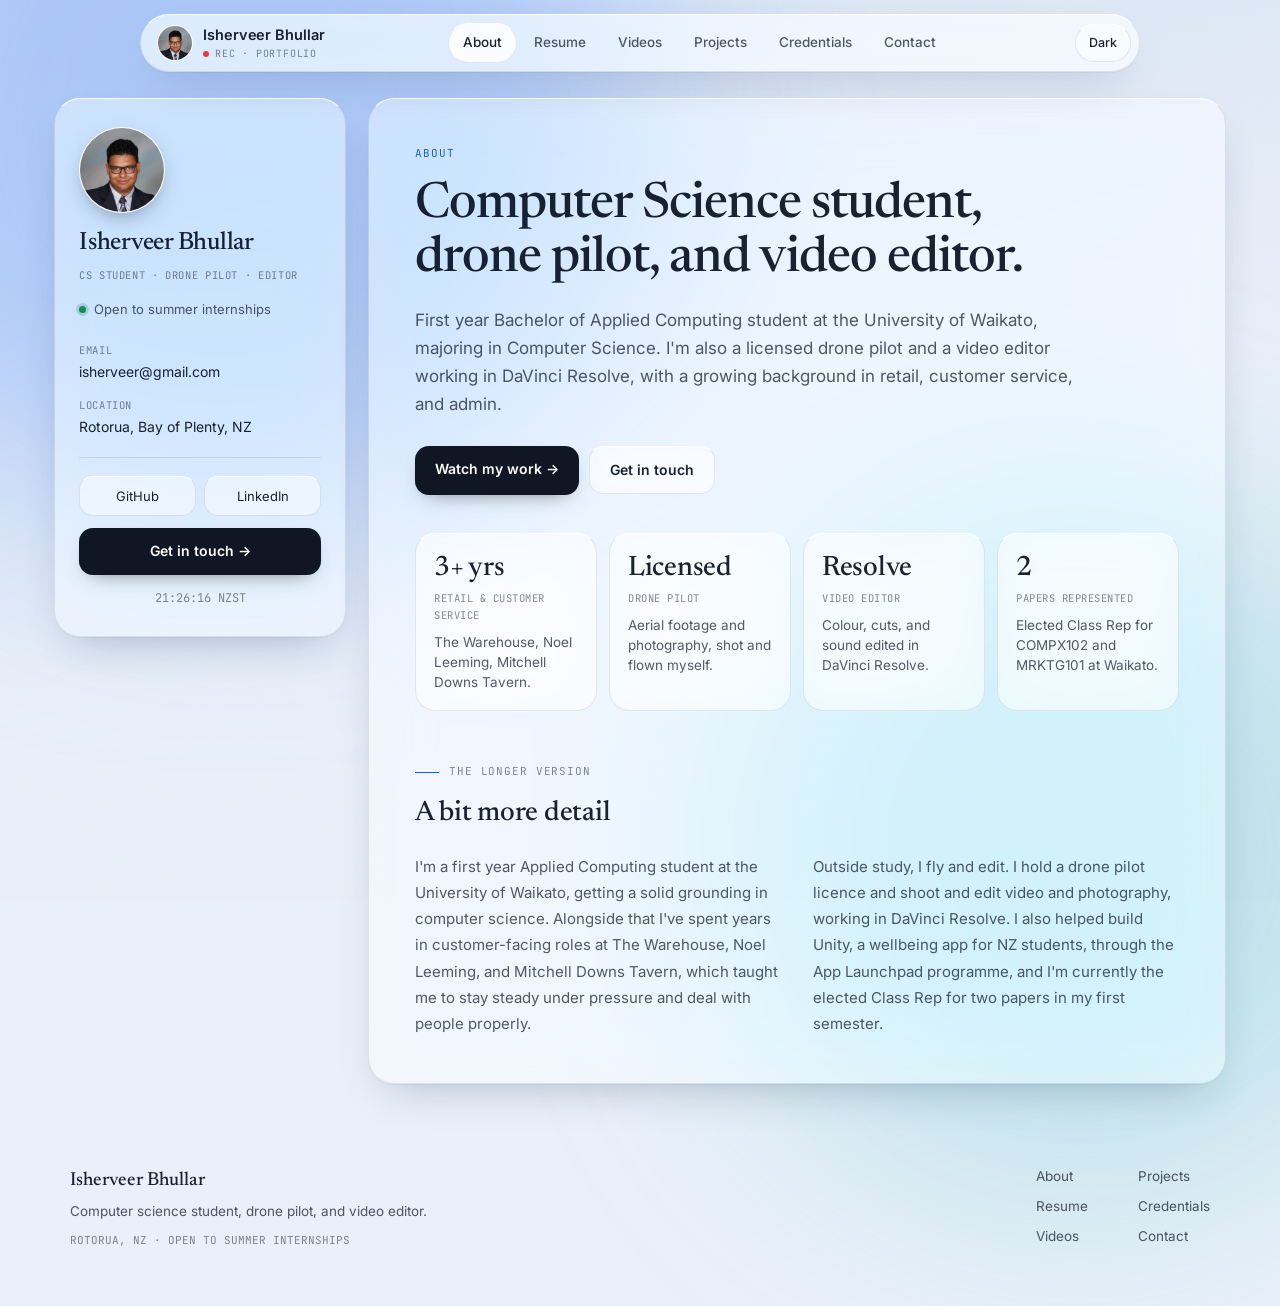
<file: index.html>
<!DOCTYPE html>
<html lang="en">
<head>
<meta charset="UTF-8">
<meta name="viewport" content="width=device-width, initial-scale=1.0">
<title>Isherveer Bhullar | About</title>
<link rel="preconnect" href="https://fonts.googleapis.com">
<link rel="preconnect" href="https://fonts.gstatic.com" crossorigin>
<link href="https://fonts.googleapis.com/css2?family=Newsreader:opsz,wght@6..72,400;6..72,500&family=Inter:wght@400;500;600&family=JetBrains+Mono:wght@400;500&display=swap" rel="stylesheet">
<link rel="stylesheet" href="style.css?v=4">
<script>try{if(localStorage.getItem('theme')!=='dark')document.documentElement.classList.add('light');}catch(e){}</script>
</head>
<body>

<div class="blob blob1"></div>
<div class="blob blob2"></div>
<div class="blob blob3"></div>
<div class="blob blob4"></div>
<div class="grain"></div>

<div class="topbar glass">
  <div class="brand">
    <div class="ring"><img src="profile.jpg" alt="Isherveer Bhullar" onerror="this.style.display='none'; this.nextElementSibling.style.display='flex';"><b style="display:none;">IB</b></div>
    <div>
      <div class="name">Isherveer Bhullar</div>
      <div class="rec"><span class="dot"></span>REC · PORTFOLIO</div>
    </div>
  </div>
  <div class="nav-pill" id="tabs">
    <a class="nav-btn active" href="index.html">About</a>
    <a class="nav-btn" href="resume.html">Resume</a>
    <a class="nav-btn" href="videos.html">Videos</a>
    <a class="nav-btn" href="projects.html">Projects</a>
    <a class="nav-btn" href="credentials.html">Credentials</a>
    <a class="nav-btn" href="contact.html">Contact</a>
  </div>
  <button class="icon-btn" id="themeToggle" onclick="toggleTheme()" aria-label="Switch colour theme">Light</button>
</div>

<div class="layout">
  <!-- SIDEBAR -->
  <aside class="sidebar glass">
    <div class="avatar-wrap"><div class="avatar"><img src="profile.jpg" alt="Isherveer Bhullar" onerror="this.style.display='none'; this.nextElementSibling.style.display='flex';"><b style="display:none;">IB</b></div></div>
    <h1>Isherveer Bhullar</h1>
    <span class="role-chip">CS STUDENT · DRONE PILOT · EDITOR</span>
    <div class="status"><span class="dot"></span> Open to summer internships</div>

    <div class="info"><div class="info-label">Email</div><div class="info-value">isherveer@gmail.com</div></div>
    <div class="info"><div class="info-label">Location</div><div class="info-value">Rotorua, Bay of Plenty, NZ</div></div>

    <hr class="sep">
    <div class="socials">
      <a class="social-btn" href="https://github.com/codemastervy" target="_blank" rel="noopener">GitHub</a>
      <a class="social-btn" href="https://www.linkedin.com/in/isherveer-bhullar-572016202/" target="_blank" rel="noopener">LinkedIn</a>
    </div>
    <a class="cta" href="mailto:isherveer@gmail.com">Get in touch →</a>
    <div class="clock" id="clock">--:--:--</div>
  </aside>

  <!-- MAIN -->
  <main>

    <section class="panel active" id="about">
      <div class="card glass">
        <span class="eyebrow">ABOUT</span>
        <h2 class="headline">Computer Science student,<br>drone pilot, and video editor.</h2>
        <p class="lede">
          First year Bachelor of Applied Computing student at the University of Waikato, majoring in Computer Science.
          I'm also a licensed drone pilot and a video editor working in DaVinci Resolve, with a growing background in
          retail, customer service, and admin.
        </p>
        <div class="btn-row">
          <a class="btn-p" href="videos.html">Watch my work →</a>
          <a class="btn-s" href="contact.html">Get in touch</a>
        </div>

        <div class="stat-grid">
          <div class="stat glass">
            <div class="num">3+ yrs</div>
            <div class="label">Retail & customer service</div>
            <div class="desc">The Warehouse, Noel Leeming, Mitchell Downs Tavern.</div>
          </div>
          <div class="stat glass">
            <div class="num">Licensed</div>
            <div class="label">Drone pilot</div>
            <div class="desc">Aerial footage and photography, shot and flown myself.</div>
          </div>
          <div class="stat glass">
            <div class="num">Resolve</div>
            <div class="label">Video editor</div>
            <div class="desc">Colour, cuts, and sound edited in DaVinci Resolve.</div>
          </div>
          <div class="stat glass">
            <div class="num">2</div>
            <div class="label">Papers represented</div>
            <div class="desc">Elected Class Rep for COMPX102 and MRKTG101 at Waikato.</div>
          </div>
        </div>

        <div class="section-tag"><span class="rule"></span> THE LONGER VERSION</div>
        <h3 class="sub">A bit more detail</h3>
        <div class="two-col">
          <p>
            I'm a first year Applied Computing student at the University of Waikato, getting a solid grounding in
            computer science. Alongside that I've spent years in customer-facing roles at The Warehouse, Noel Leeming,
            and Mitchell Downs Tavern, which taught me to stay steady under pressure and deal with people properly.
          </p>
          <p>
            Outside study, I fly and edit. I hold a drone pilot licence and shoot and edit video and photography,
            working in DaVinci Resolve. I also helped build Unity, a wellbeing app for NZ students, through the App
            Launchpad programme, and I'm currently the elected Class Rep for two papers in my first semester.
          </p>
        </div>
      </div>
    </section>

  </main>
</div>

<footer>
  <div>
    <div class="fname">Isherveer Bhullar</div>
    <div>Computer science student, drone pilot, and video editor.</div>
    <div class="fnote">ROTORUA, NZ · OPEN TO SUMMER INTERNSHIPS</div>
  </div>
  <div style="display:flex; gap:50px; flex-wrap:wrap;">
    <div style="display:flex; flex-direction:column; gap:8px;">
      <a href="index.html">About</a>
      <a href="resume.html">Resume</a>
      <a href="videos.html">Videos</a>
    </div>
    <div style="display:flex; flex-direction:column; gap:8px;">
      <a href="projects.html">Projects</a>
      <a href="credentials.html">Credentials</a>
      <a href="contact.html">Contact</a>
    </div>
  </div>
</footer>

<script src="script.js?v=3"></script>
</body>
</html>
</file>
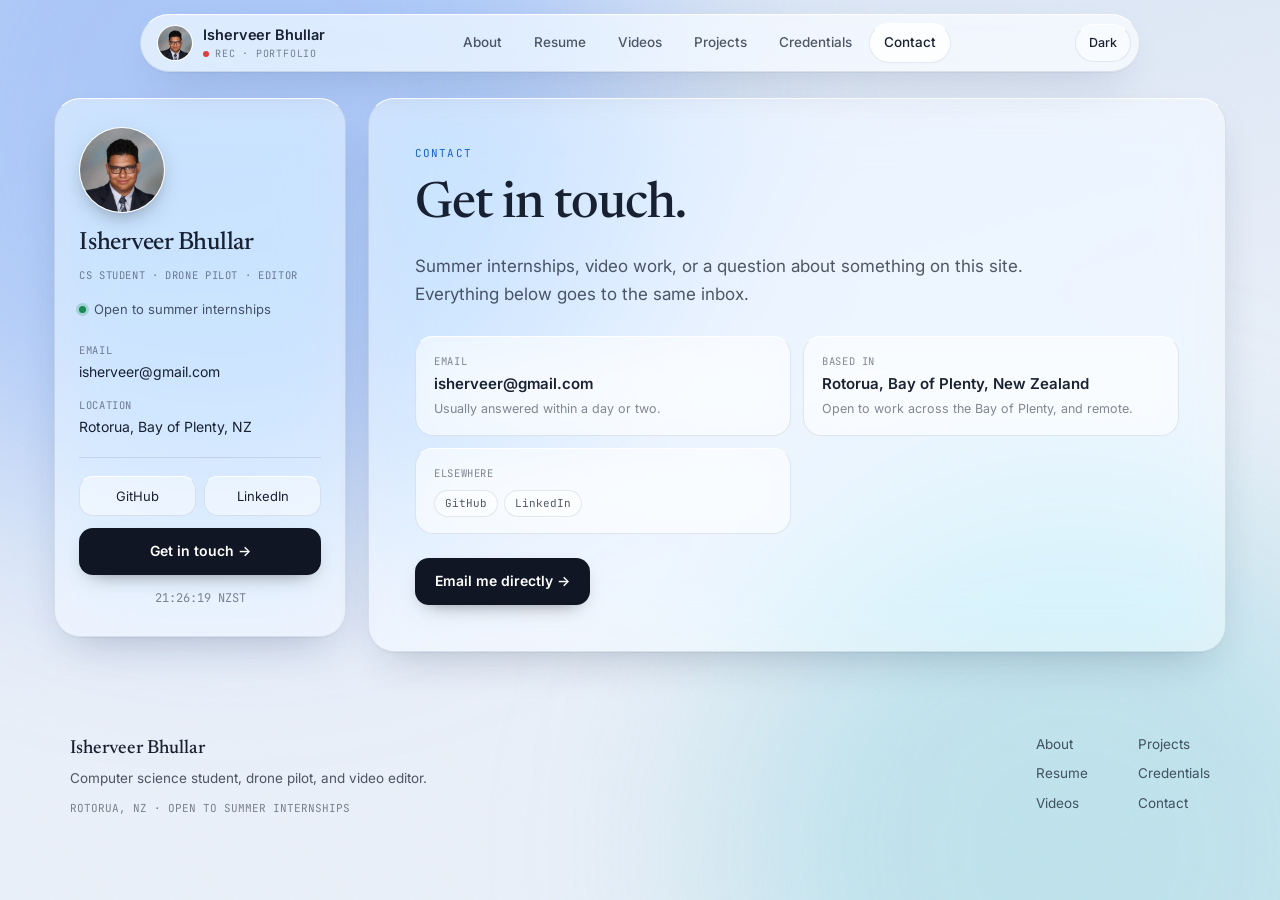
<file: contact.html>
<!DOCTYPE html>
<html lang="en">
<head>
<meta charset="UTF-8">
<meta name="viewport" content="width=device-width, initial-scale=1.0">
<title>Isherveer Bhullar | Contact</title>
<link rel="preconnect" href="https://fonts.googleapis.com">
<link rel="preconnect" href="https://fonts.gstatic.com" crossorigin>
<link href="https://fonts.googleapis.com/css2?family=Newsreader:opsz,wght@6..72,400;6..72,500&family=Inter:wght@400;500;600&family=JetBrains+Mono:wght@400;500&display=swap" rel="stylesheet">
<link rel="stylesheet" href="style.css?v=4">
<script>try{if(localStorage.getItem('theme')!=='dark')document.documentElement.classList.add('light');}catch(e){}</script>
</head>
<body>

<div class="blob blob1"></div>
<div class="blob blob2"></div>
<div class="blob blob3"></div>
<div class="blob blob4"></div>
<div class="grain"></div>

<div class="topbar glass">
  <div class="brand">
    <div class="ring"><img src="profile.jpg" alt="Isherveer Bhullar" onerror="this.style.display='none'; this.nextElementSibling.style.display='flex';"><b style="display:none;">IB</b></div>
    <div>
      <div class="name">Isherveer Bhullar</div>
      <div class="rec"><span class="dot"></span>REC · PORTFOLIO</div>
    </div>
  </div>
  <div class="nav-pill" id="tabs">
    <a class="nav-btn" href="index.html">About</a>
    <a class="nav-btn" href="resume.html">Resume</a>
    <a class="nav-btn" href="videos.html">Videos</a>
    <a class="nav-btn" href="projects.html">Projects</a>
    <a class="nav-btn" href="credentials.html">Credentials</a>
    <a class="nav-btn active" href="contact.html">Contact</a>
  </div>
  <button class="icon-btn" id="themeToggle" onclick="toggleTheme()" aria-label="Switch colour theme">Light</button>
</div>

<div class="layout">
  <!-- SIDEBAR -->
  <aside class="sidebar glass">
    <div class="avatar-wrap"><div class="avatar"><img src="profile.jpg" alt="Isherveer Bhullar" onerror="this.style.display='none'; this.nextElementSibling.style.display='flex';"><b style="display:none;">IB</b></div></div>
    <h1>Isherveer Bhullar</h1>
    <span class="role-chip">CS STUDENT · DRONE PILOT · EDITOR</span>
    <div class="status"><span class="dot"></span> Open to summer internships</div>

    <div class="info"><div class="info-label">Email</div><div class="info-value">isherveer@gmail.com</div></div>
    <div class="info"><div class="info-label">Location</div><div class="info-value">Rotorua, Bay of Plenty, NZ</div></div>

    <hr class="sep">
    <div class="socials">
      <a class="social-btn" href="https://github.com/codemastervy" target="_blank" rel="noopener">GitHub</a>
      <a class="social-btn" href="https://www.linkedin.com/in/isherveer-bhullar-572016202/" target="_blank" rel="noopener">LinkedIn</a>
    </div>
    <a class="cta" href="mailto:isherveer@gmail.com">Get in touch →</a>
    <div class="clock" id="clock">--:--:--</div>
  </aside>

  <!-- MAIN -->
  <main>

    <section class="panel active" id="contact">
      <div class="card glass">
        <span class="eyebrow">CONTACT</span>
        <h2 class="headline">Get in touch.</h2>
        <p class="lede">Summer internships, video work, or a question about something on this site. Everything below goes to the same inbox.</p>

        <div class="contact-cards">
          <div class="contact-card"><div class="info-label">Email</div><div class="main">isherveer@gmail.com</div><div class="sub">Usually answered within a day or two.</div></div>
          <div class="contact-card"><div class="info-label">Based in</div><div class="main">Rotorua, Bay of Plenty, New Zealand</div><div class="sub">Open to work across the Bay of Plenty, and remote.</div></div>
          <div class="contact-card"><div class="info-label">Elsewhere</div><div class="chip-row" style="margin-top:8px;"><a class="chip" style="text-decoration:none;" href="https://github.com/codemastervy" target="_blank" rel="noopener">GitHub</a><a class="chip" style="text-decoration:none;" href="https://www.linkedin.com/in/isherveer-bhullar-572016202/" target="_blank" rel="noopener">LinkedIn</a></div></div>
        </div>
        <div style="margin-top:24px;"><a class="btn-p" href="mailto:isherveer@gmail.com">Email me directly →</a></div>
      </div>
    </section>

  </main>
</div>

<footer>
  <div>
    <div class="fname">Isherveer Bhullar</div>
    <div>Computer science student, drone pilot, and video editor.</div>
    <div class="fnote">ROTORUA, NZ · OPEN TO SUMMER INTERNSHIPS</div>
  </div>
  <div style="display:flex; gap:50px; flex-wrap:wrap;">
    <div style="display:flex; flex-direction:column; gap:8px;">
      <a href="index.html">About</a>
      <a href="resume.html">Resume</a>
      <a href="videos.html">Videos</a>
    </div>
    <div style="display:flex; flex-direction:column; gap:8px;">
      <a href="projects.html">Projects</a>
      <a href="credentials.html">Credentials</a>
      <a href="contact.html">Contact</a>
    </div>
  </div>
</footer>

<script src="script.js?v=3"></script>
</body>
</html>
</file>
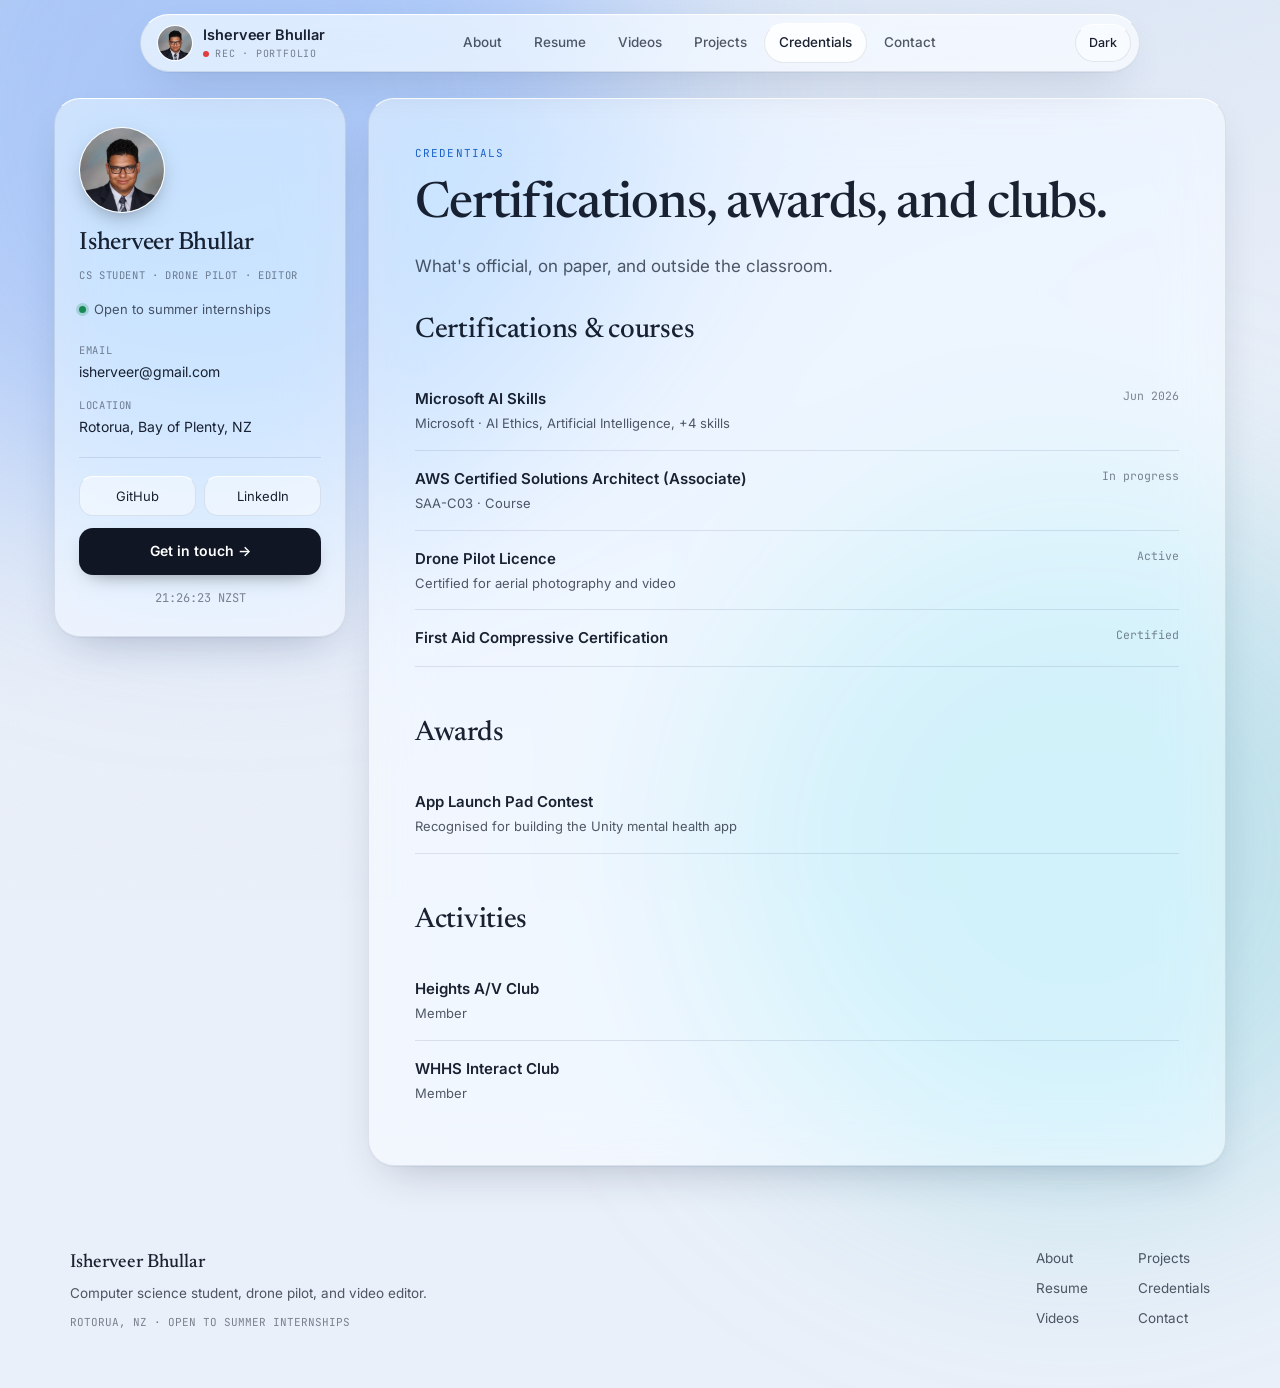
<file: credentials.html>
<!DOCTYPE html>
<html lang="en">
<head>
<meta charset="UTF-8">
<meta name="viewport" content="width=device-width, initial-scale=1.0">
<title>Isherveer Bhullar | Credentials</title>
<link rel="preconnect" href="https://fonts.googleapis.com">
<link rel="preconnect" href="https://fonts.gstatic.com" crossorigin>
<link href="https://fonts.googleapis.com/css2?family=Newsreader:opsz,wght@6..72,400;6..72,500&family=Inter:wght@400;500;600&family=JetBrains+Mono:wght@400;500&display=swap" rel="stylesheet">
<link rel="stylesheet" href="style.css?v=4">
<script>try{if(localStorage.getItem('theme')!=='dark')document.documentElement.classList.add('light');}catch(e){}</script>
</head>
<body>

<div class="blob blob1"></div>
<div class="blob blob2"></div>
<div class="blob blob3"></div>
<div class="blob blob4"></div>
<div class="grain"></div>

<div class="topbar glass">
  <div class="brand">
    <div class="ring"><img src="profile.jpg" alt="Isherveer Bhullar" onerror="this.style.display='none'; this.nextElementSibling.style.display='flex';"><b style="display:none;">IB</b></div>
    <div>
      <div class="name">Isherveer Bhullar</div>
      <div class="rec"><span class="dot"></span>REC · PORTFOLIO</div>
    </div>
  </div>
  <div class="nav-pill" id="tabs">
    <a class="nav-btn" href="index.html">About</a>
    <a class="nav-btn" href="resume.html">Resume</a>
    <a class="nav-btn" href="videos.html">Videos</a>
    <a class="nav-btn" href="projects.html">Projects</a>
    <a class="nav-btn active" href="credentials.html">Credentials</a>
    <a class="nav-btn" href="contact.html">Contact</a>
  </div>
  <button class="icon-btn" id="themeToggle" onclick="toggleTheme()" aria-label="Switch colour theme">Light</button>
</div>

<div class="layout">
  <!-- SIDEBAR -->
  <aside class="sidebar glass">
    <div class="avatar-wrap"><div class="avatar"><img src="profile.jpg" alt="Isherveer Bhullar" onerror="this.style.display='none'; this.nextElementSibling.style.display='flex';"><b style="display:none;">IB</b></div></div>
    <h1>Isherveer Bhullar</h1>
    <span class="role-chip">CS STUDENT · DRONE PILOT · EDITOR</span>
    <div class="status"><span class="dot"></span> Open to summer internships</div>

    <div class="info"><div class="info-label">Email</div><div class="info-value">isherveer@gmail.com</div></div>
    <div class="info"><div class="info-label">Location</div><div class="info-value">Rotorua, Bay of Plenty, NZ</div></div>

    <hr class="sep">
    <div class="socials">
      <a class="social-btn" href="https://github.com/codemastervy" target="_blank" rel="noopener">GitHub</a>
      <a class="social-btn" href="https://www.linkedin.com/in/isherveer-bhullar-572016202/" target="_blank" rel="noopener">LinkedIn</a>
    </div>
    <a class="cta" href="mailto:isherveer@gmail.com">Get in touch →</a>
    <div class="clock" id="clock">--:--:--</div>
  </aside>

  <!-- MAIN -->
  <main>

    <section class="panel active" id="credentials">
      <div class="card glass">
        <span class="eyebrow">CREDENTIALS</span>
        <h2 class="headline">Certifications, awards, and clubs.</h2>
        <p class="lede">What's official, on paper, and outside the classroom.</p>

        <h3 class="sub">Certifications & courses</h3>
        <div class="cred-item"><div><div class="cred-title">Microsoft AI Skills</div><div class="cred-org">Microsoft · AI Ethics, Artificial Intelligence, +4 skills</div></div><div class="cred-date">Jun 2026</div></div>
        <div class="cred-item"><div><div class="cred-title">AWS Certified Solutions Architect (Associate)</div><div class="cred-org">SAA-C03 · Course</div></div><div class="cred-date">In progress</div></div>
        <div class="cred-item"><div><div class="cred-title">Drone Pilot Licence</div><div class="cred-org">Certified for aerial photography and video</div></div><div class="cred-date">Active</div></div>
        <div class="cred-item"><div><div class="cred-title">First Aid Compressive Certification</div></div><div class="cred-date">Certified</div></div>

        <h3 class="sub" style="margin-top:44px;">Awards</h3>
        <div class="cred-item"><div><div class="cred-title">App Launch Pad Contest</div><div class="cred-org">Recognised for building the Unity mental health app</div></div></div>

        <h3 class="sub" style="margin-top:44px;">Activities</h3>
        <div class="cred-item"><div><div class="cred-title">Heights A/V Club</div><div class="cred-org">Member</div></div></div>
        <div class="cred-item"><div><div class="cred-title">WHHS Interact Club</div><div class="cred-org">Member</div></div></div>
      </div>
    </section>

  </main>
</div>

<footer>
  <div>
    <div class="fname">Isherveer Bhullar</div>
    <div>Computer science student, drone pilot, and video editor.</div>
    <div class="fnote">ROTORUA, NZ · OPEN TO SUMMER INTERNSHIPS</div>
  </div>
  <div style="display:flex; gap:50px; flex-wrap:wrap;">
    <div style="display:flex; flex-direction:column; gap:8px;">
      <a href="index.html">About</a>
      <a href="resume.html">Resume</a>
      <a href="videos.html">Videos</a>
    </div>
    <div style="display:flex; flex-direction:column; gap:8px;">
      <a href="projects.html">Projects</a>
      <a href="credentials.html">Credentials</a>
      <a href="contact.html">Contact</a>
    </div>
  </div>
</footer>

<script src="script.js?v=3"></script>
</body>
</html>
</file>
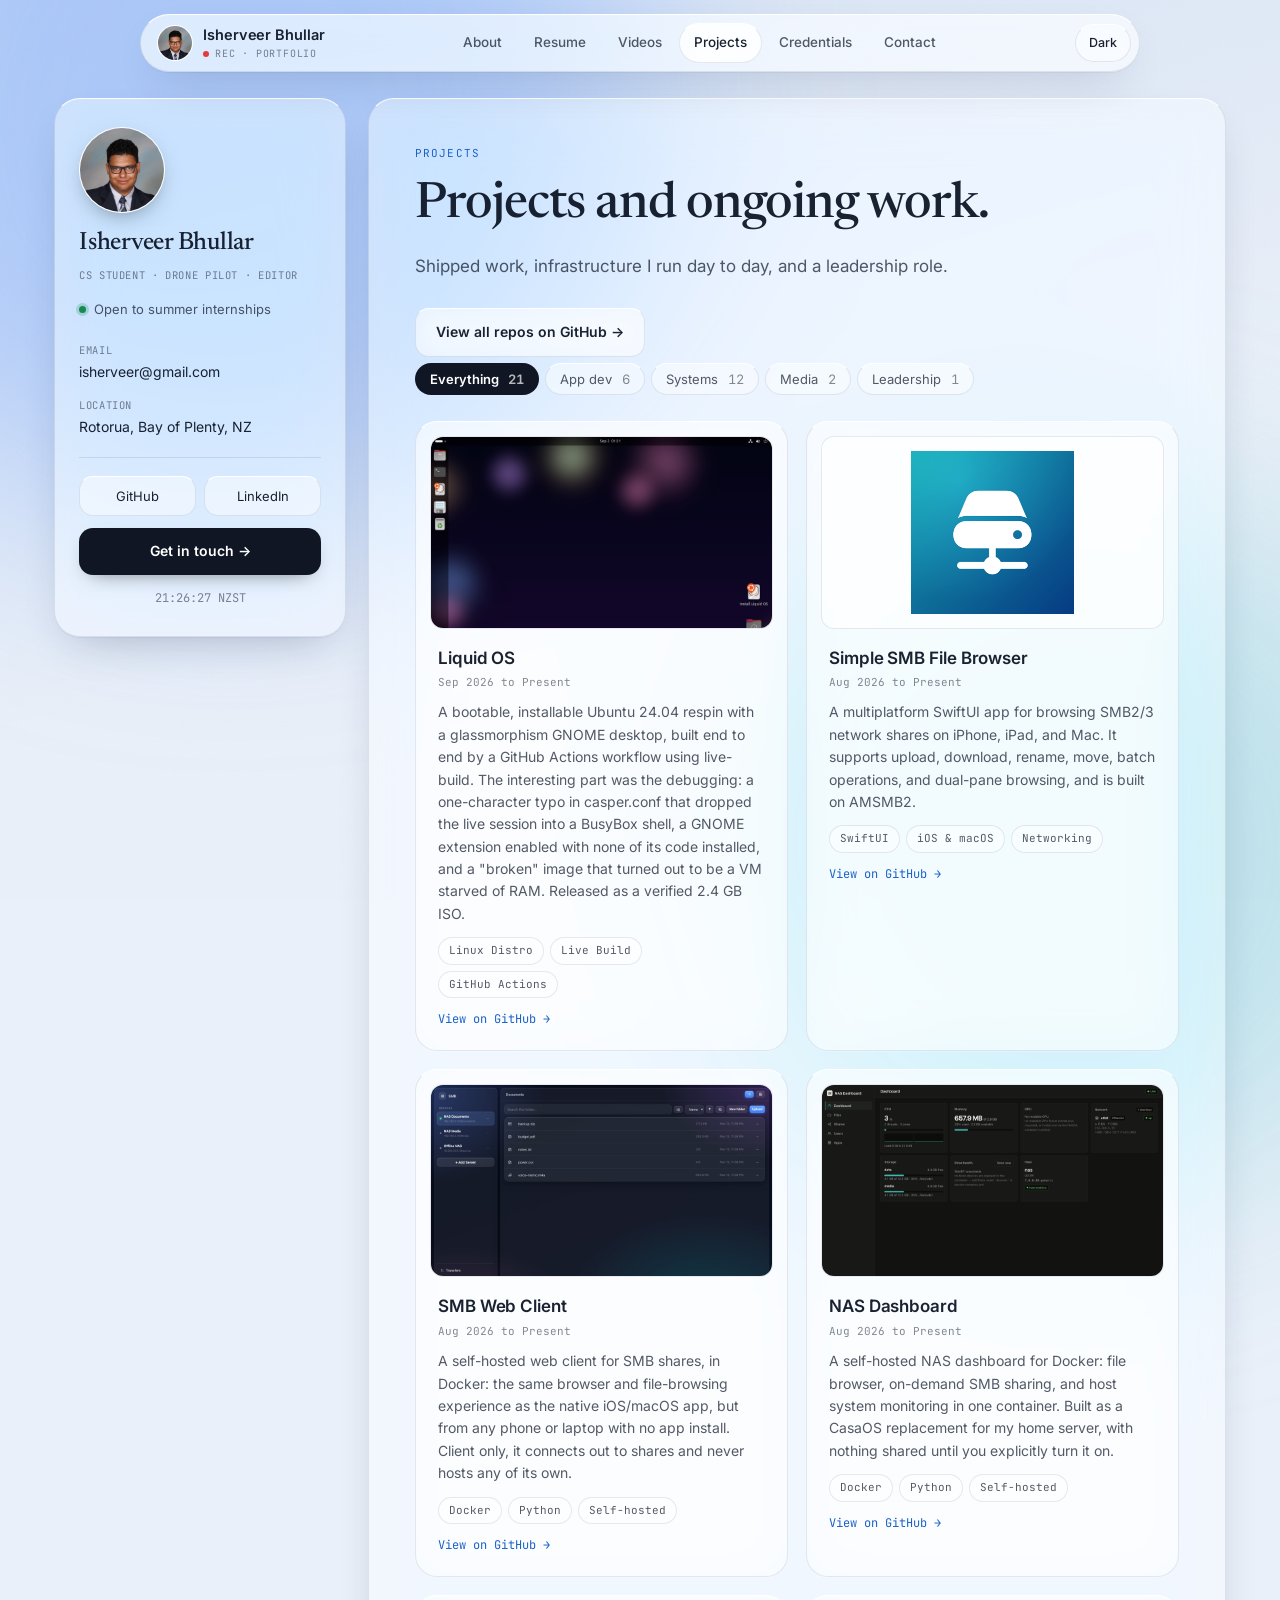
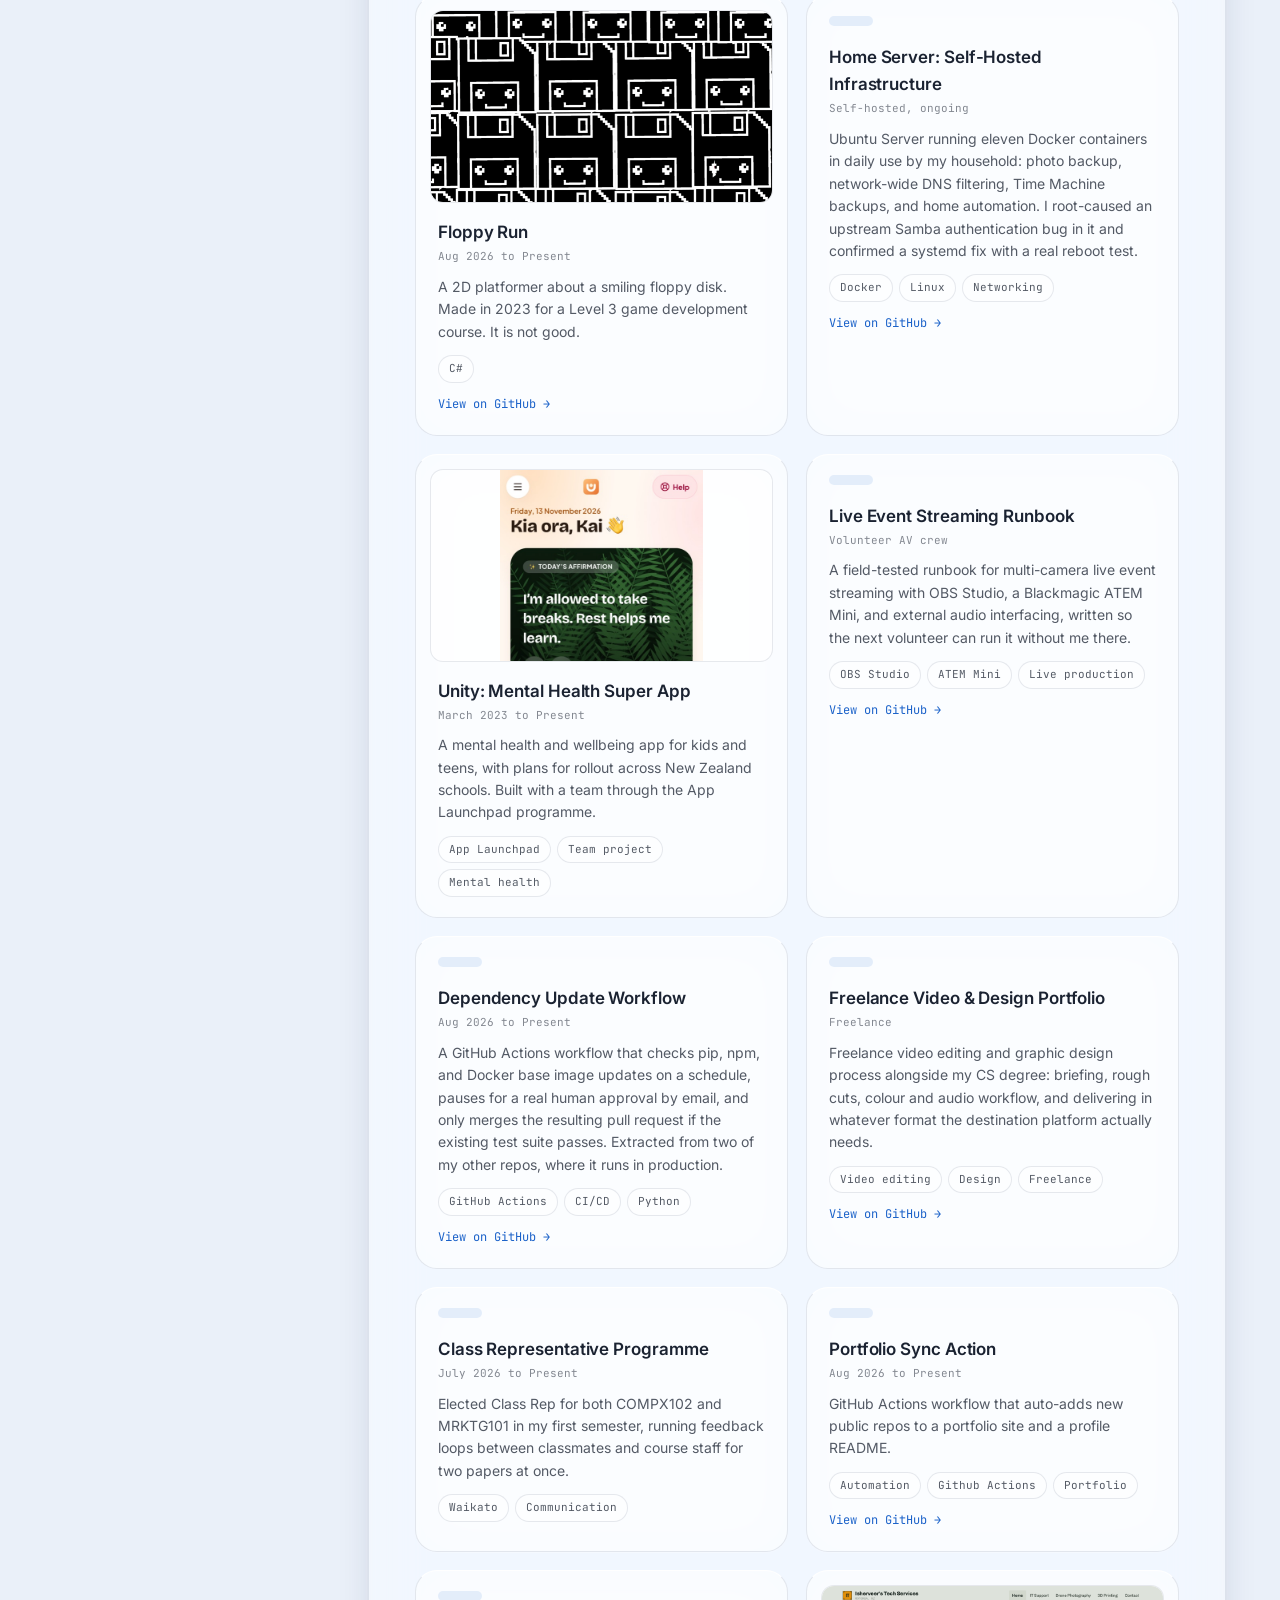
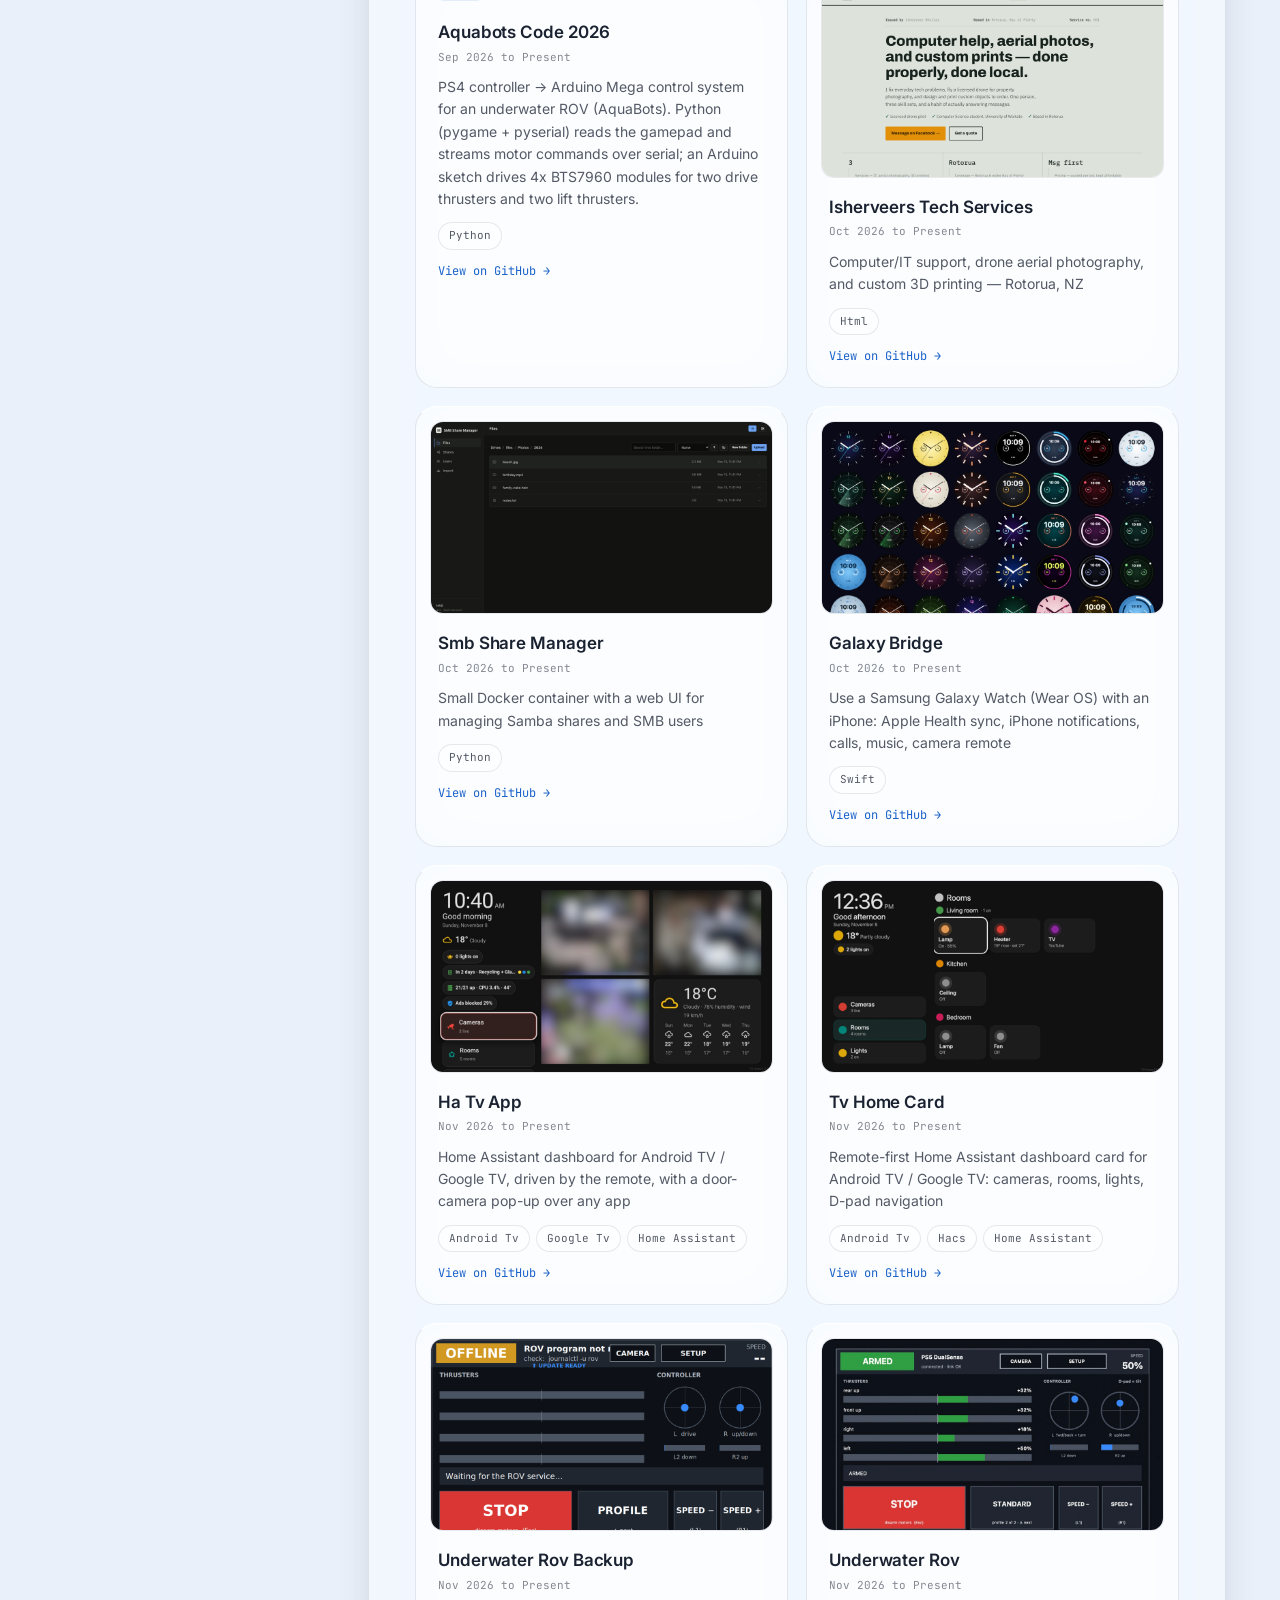
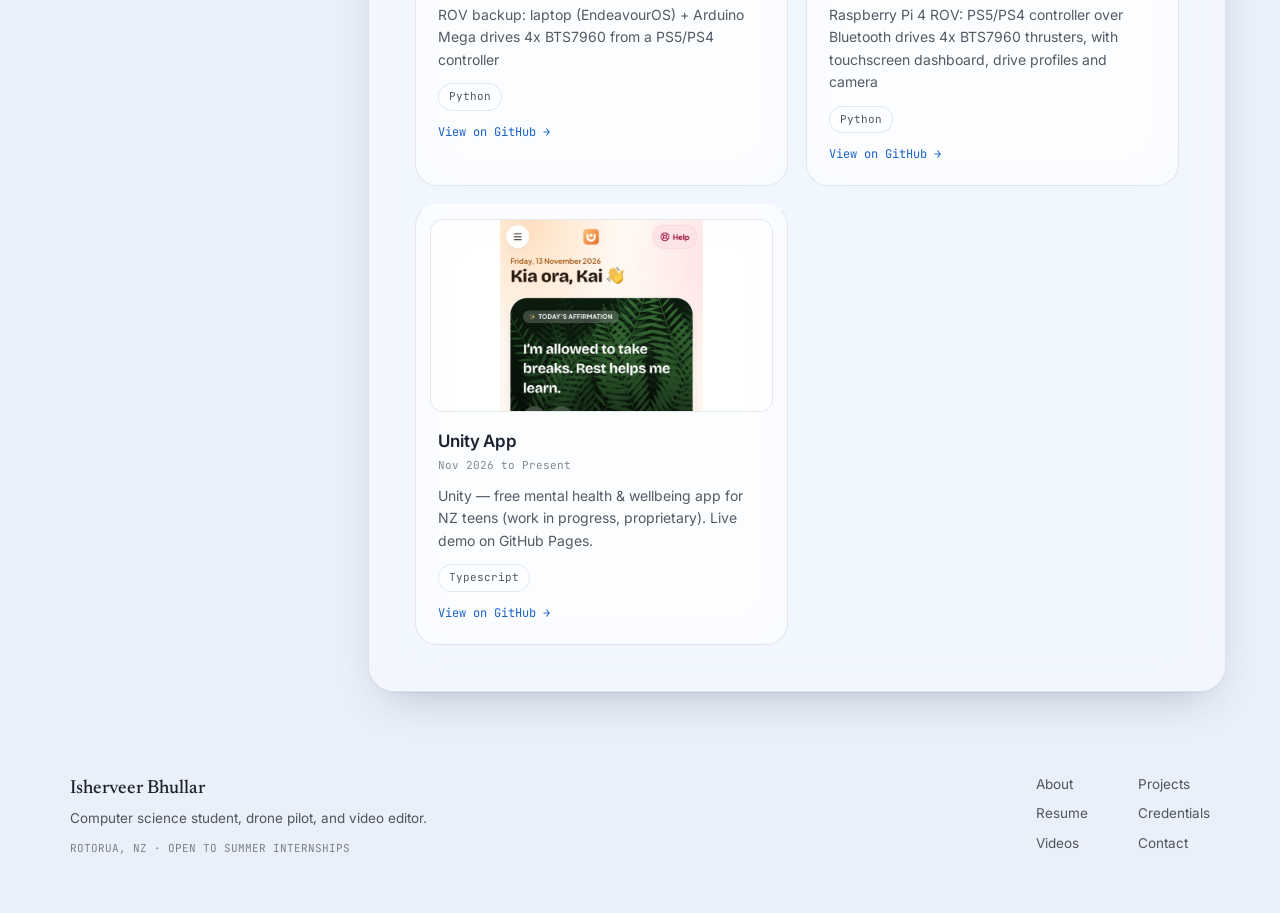
<file: projects.html>
<!DOCTYPE html>
<html lang="en">
<head>
<meta charset="UTF-8">
<meta name="viewport" content="width=device-width, initial-scale=1.0">
<title>Isherveer Bhullar | Projects</title>
<link rel="preconnect" href="https://fonts.googleapis.com">
<link rel="preconnect" href="https://fonts.gstatic.com" crossorigin>
<link href="https://fonts.googleapis.com/css2?family=Newsreader:opsz,wght@6..72,400;6..72,500&family=Inter:wght@400;500;600&family=JetBrains+Mono:wght@400;500&display=swap" rel="stylesheet">
<link rel="stylesheet" href="style.css?v=4">
<script>try{if(localStorage.getItem('theme')!=='dark')document.documentElement.classList.add('light');}catch(e){}</script>
</head>
<body>

<div class="blob blob1"></div>
<div class="blob blob2"></div>
<div class="blob blob3"></div>
<div class="blob blob4"></div>
<div class="grain"></div>

<div class="topbar glass">
  <div class="brand">
    <div class="ring"><img src="profile.jpg" alt="Isherveer Bhullar" onerror="this.style.display='none'; this.nextElementSibling.style.display='flex';"><b style="display:none;">IB</b></div>
    <div>
      <div class="name">Isherveer Bhullar</div>
      <div class="rec"><span class="dot"></span>REC · PORTFOLIO</div>
    </div>
  </div>
  <div class="nav-pill" id="tabs">
    <a class="nav-btn" href="index.html">About</a>
    <a class="nav-btn" href="resume.html">Resume</a>
    <a class="nav-btn" href="videos.html">Videos</a>
    <a class="nav-btn active" href="projects.html">Projects</a>
    <a class="nav-btn" href="credentials.html">Credentials</a>
    <a class="nav-btn" href="contact.html">Contact</a>
  </div>
  <button class="icon-btn" id="themeToggle" onclick="toggleTheme()" aria-label="Switch colour theme">Light</button>
</div>

<div class="layout">
  <!-- SIDEBAR -->
  <aside class="sidebar glass">
    <div class="avatar-wrap"><div class="avatar"><img src="profile.jpg" alt="Isherveer Bhullar" onerror="this.style.display='none'; this.nextElementSibling.style.display='flex';"><b style="display:none;">IB</b></div></div>
    <h1>Isherveer Bhullar</h1>
    <span class="role-chip">CS STUDENT · DRONE PILOT · EDITOR</span>
    <div class="status"><span class="dot"></span> Open to summer internships</div>

    <div class="info"><div class="info-label">Email</div><div class="info-value">isherveer@gmail.com</div></div>
    <div class="info"><div class="info-label">Location</div><div class="info-value">Rotorua, Bay of Plenty, NZ</div></div>

    <hr class="sep">
    <div class="socials">
      <a class="social-btn" href="https://github.com/codemastervy" target="_blank" rel="noopener">GitHub</a>
      <a class="social-btn" href="https://www.linkedin.com/in/isherveer-bhullar-572016202/" target="_blank" rel="noopener">LinkedIn</a>
    </div>
    <a class="cta" href="mailto:isherveer@gmail.com">Get in touch →</a>
    <div class="clock" id="clock">--:--:--</div>
  </aside>

  <!-- MAIN -->
  <main>

    <section class="panel active" id="projects">
      <div class="card glass">
        <span class="eyebrow">PROJECTS</span>
        <h2 class="headline">Projects and ongoing work.</h2>
        <p class="lede">Shipped work, infrastructure I run day to day, and a leadership role.</p>
        <div class="btn-row" style="margin-bottom:6px;">
          <a class="btn-s" href="https://github.com/codemastervy" target="_blank" rel="noopener">View all repos on GitHub →</a>
        </div>

        <div class="filter-row">
          <button class="filter-btn active" data-filter="all">Everything <span class="filter-count">21</span></button>
          <button class="filter-btn" data-filter="app-dev">App dev <span class="filter-count">6</span></button>
          <button class="filter-btn" data-filter="systems">Systems <span class="filter-count">12</span></button>
          <button class="filter-btn" data-filter="media">Media <span class="filter-count">2</span></button>
          <button class="filter-btn" data-filter="leadership">Leadership <span class="filter-count">1</span></button>
        </div>

        <div class="project-grid">
          <div class="project-card" data-category="systems">
            <div class="project-thumb"><img src="assets/thumbs/liquid-os.png" alt="The Liquid OS desktop, running in QEMU" loading="lazy"></div>
            <h4>Liquid OS</h4>
            <div class="project-date">Sep 2026 to Present</div>
            <p>A bootable, installable Ubuntu 24.04 respin with a glassmorphism GNOME desktop, built end to end by a GitHub Actions workflow using live-build. The interesting part was the debugging: a one-character typo in casper.conf that dropped the live session into a BusyBox shell, a GNOME extension enabled with none of its code installed, and a "broken" image that turned out to be a VM starved of RAM. Released as a verified 2.4&nbsp;GB ISO.</p>
            <div class="chip-row"><span class="chip">Linux Distro</span><span class="chip">Live Build</span><span class="chip">GitHub Actions</span></div>
            <a class="repo-link" href="https://github.com/codemastervy/liquid-os" target="_blank" rel="noopener">View on GitHub →</a>
          </div>
          <div class="project-card" data-category="app-dev">
            <div class="project-thumb project-thumb--icon"><img src="assets/thumbs/simple-smb-file-browser.png" alt="Simple SMB File Browser app icon" loading="lazy"></div>
            <h4>Simple SMB File Browser</h4>
            <div class="project-date">Aug 2026 to Present</div>
            <p>A multiplatform SwiftUI app for browsing SMB2/3 network shares on iPhone, iPad, and Mac. It supports upload, download, rename, move, batch operations, and dual-pane browsing, and is built on AMSMB2.</p>
            <div class="chip-row"><span class="chip">SwiftUI</span><span class="chip">iOS & macOS</span><span class="chip">Networking</span></div>
            <a class="repo-link" href="https://github.com/codemastervy/simple-smb-file-browser" target="_blank" rel="noopener">View on GitHub →</a>
          </div>
          <div class="project-card" data-category="app-dev">
            <div class="project-thumb"><img src="assets/thumbs/smb-web-client.jpg" alt="The SMB Web Client browsing a share" loading="lazy"></div>
            <h4>SMB Web Client</h4>
            <div class="project-date">Aug 2026 to Present</div>
            <p>A self-hosted web client for SMB shares, in Docker: the same browser and file-browsing experience as the native iOS/macOS app, but from any phone or laptop with no app install. Client only, it connects out to shares and never hosts any of its own.</p>
            <div class="chip-row"><span class="chip">Docker</span><span class="chip">Python</span><span class="chip">Self-hosted</span></div>
            <a class="repo-link" href="https://github.com/codemastervy/smb-web-client" target="_blank" rel="noopener">View on GitHub →</a>
          </div>
          <div class="project-card" data-category="systems">
            <div class="project-thumb"><img src="assets/thumbs/nas-dashboard.png" alt="The NAS Dashboard host overview" loading="lazy"></div>
            <h4>NAS Dashboard</h4>
            <div class="project-date">Aug 2026 to Present</div>
            <p>A self-hosted NAS dashboard for Docker: file browser, on-demand SMB sharing, and host system monitoring in one container. Built as a CasaOS replacement for my home server, with nothing shared until you explicitly turn it on.</p>
            <div class="chip-row"><span class="chip">Docker</span><span class="chip">Python</span><span class="chip">Self-hosted</span></div>
            <a class="repo-link" href="https://github.com/codemastervy/nas-dashboard" target="_blank" rel="noopener">View on GitHub →</a>
          </div>
          <div class="project-card" data-category="app-dev">
            <div class="project-thumb"><img src="assets/thumbs/floppy-run.png" alt="Floppy Run promo artwork" loading="lazy"></div>
            <h4>Floppy Run</h4>
            <div class="project-date">Aug 2026 to Present</div>
            <p>A 2D platformer about a smiling floppy disk. Made in 2023 for a Level 3 game development course. It is not good.</p>
            <div class="chip-row"><span class="chip">C#</span></div>
            <a class="repo-link" href="https://github.com/codemastervy/floppy-run" target="_blank" rel="noopener">View on GitHub →</a>
          </div>
          <div class="project-card" data-category="systems">
            <div class="project-thumb project-thumb--v1"></div>
            <h4>Home Server: Self-Hosted Infrastructure</h4>
            <div class="project-date">Self-hosted, ongoing</div>
            <p>Ubuntu Server running eleven Docker containers in daily use by my household: photo backup, network-wide DNS filtering, Time Machine backups, and home automation. I root-caused an upstream Samba authentication bug in it and confirmed a systemd fix with a real reboot test.</p>
            <div class="chip-row"><span class="chip">Docker</span><span class="chip">Linux</span><span class="chip">Networking</span></div>
            <a class="repo-link" href="https://github.com/codemastervy/homelab-server" target="_blank" rel="noopener">View on GitHub →</a>
          </div>
          <div class="project-card" data-category="app-dev">
            <div class="project-thumb project-thumb--tall"><img src="assets/thumbs/unity-app.jpg" alt="Unity app home screen with the daily affirmation and mood check-in" loading="lazy"></div>
            <h4>Unity: Mental Health Super App</h4>
            <div class="project-date">March 2023 to Present</div>
            <p>A mental health and wellbeing app for kids and teens, with plans for rollout across New Zealand schools. Built with a team through the App Launchpad programme.</p>
            <div class="chip-row"><span class="chip">App Launchpad</span><span class="chip">Team project</span><span class="chip">Mental health</span></div>
          </div>
          <div class="project-card" data-category="media">
            <div class="project-thumb project-thumb--v3"></div>
            <h4>Live Event Streaming Runbook</h4>
            <div class="project-date">Volunteer AV crew</div>
            <p>A field-tested runbook for multi-camera live event streaming with OBS Studio, a Blackmagic ATEM Mini, and external audio interfacing, written so the next volunteer can run it without me there.</p>
            <div class="chip-row"><span class="chip">OBS Studio</span><span class="chip">ATEM Mini</span><span class="chip">Live production</span></div>
            <a class="repo-link" href="https://github.com/codemastervy/live-streaming-guide" target="_blank" rel="noopener">View on GitHub →</a>
          </div>
          <div class="project-card" data-category="systems">
            <div class="project-thumb project-thumb--v4"></div>
            <h4>Dependency Update Workflow</h4>
            <div class="project-date">Aug 2026 to Present</div>
            <p>A GitHub Actions workflow that checks pip, npm, and Docker base image updates on a schedule, pauses for a real human approval by email, and only merges the resulting pull request if the existing test suite passes. Extracted from two of my other repos, where it runs in production.</p>
            <div class="chip-row"><span class="chip">GitHub Actions</span><span class="chip">CI/CD</span><span class="chip">Python</span></div>
            <a class="repo-link" href="https://github.com/codemastervy/dependency-update-workflow" target="_blank" rel="noopener">View on GitHub →</a>
          </div>
          <div class="project-card" data-category="media">
            <div class="project-thumb project-thumb--v5"></div>
            <h4>Freelance Video & Design Portfolio</h4>
            <div class="project-date">Freelance</div>
            <p>Freelance video editing and graphic design process alongside my CS degree: briefing, rough cuts, colour and audio workflow, and delivering in whatever format the destination platform actually needs.</p>
            <div class="chip-row"><span class="chip">Video editing</span><span class="chip">Design</span><span class="chip">Freelance</span></div>
            <a class="repo-link" href="https://github.com/codemastervy/design-video-portfolio" target="_blank" rel="noopener">View on GitHub →</a>
          </div>
          <div class="project-card" data-category="leadership">
            <div class="project-thumb project-thumb--v6"></div>
            <h4>Class Representative Programme</h4>
            <div class="project-date">July 2026 to Present</div>
            <p>Elected Class Rep for both COMPX102 and MRKTG101 in my first semester, running feedback loops between classmates and course staff for two papers at once.</p>
            <div class="chip-row"><span class="chip">Waikato</span><span class="chip">Communication</span></div>
          </div>
          <div class="project-card" data-category="systems">
            <div class="project-thumb project-thumb--v7"></div>
            <h4>Portfolio Sync Action</h4>
            <div class="project-date">Aug 2026 to Present</div>
            <p>GitHub Actions workflow that auto-adds new public repos to a portfolio site and a profile README.</p>
            <div class="chip-row"><span class="chip">Automation</span><span class="chip">Github Actions</span><span class="chip">Portfolio</span></div>
            <a class="repo-link" href="https://github.com/codemastervy/portfolio-sync-action" target="_blank" rel="noopener">View on GitHub →</a>
          </div>
          <div class="project-card" data-category="systems" data-autogen="true">
            <div class="project-thumb"></div>
            <h4>Aquabots Code 2026</h4>
            <div class="project-date">Sep 2026 to Present</div>
            <p>PS4 controller → Arduino Mega control system for an underwater ROV (AquaBots). Python (pygame + pyserial) reads the gamepad and streams motor commands over serial; an Arduino sketch drives 4x BTS7960 modules for two drive thrusters and two lift thrusters.</p>
            <div class="chip-row"><span class="chip">Python</span></div>
            <a class="repo-link" href="https://github.com/codemastervy/Aquabots-Code-2026" target="_blank" rel="noopener">View on GitHub →</a>
          </div>
          <div class="project-card" data-category="systems" data-autogen="true">
            <div class="project-thumb"><img src="assets/thumbs/isherveers-tech-services.png" alt="Home page of the Isherveer's Tech Services site" loading="lazy"></div>
            <h4>Isherveers Tech Services</h4>
            <div class="project-date">Oct 2026 to Present</div>
            <p>Computer/IT support, drone aerial photography, and custom 3D printing — Rotorua, NZ</p>
            <div class="chip-row"><span class="chip">Html</span></div>
            <a class="repo-link" href="https://github.com/codemastervy/isherveers-tech-services" target="_blank" rel="noopener">View on GitHub →</a>
          </div>
          <div class="project-card" data-category="systems" data-autogen="true">
            <div class="project-thumb"><img src="assets/thumbs/smb-share-manager.png" alt="SMB Share Manager file browser" loading="lazy"></div>
            <h4>Smb Share Manager</h4>
            <div class="project-date">Oct 2026 to Present</div>
            <p>Small Docker container with a web UI for managing Samba shares and SMB users</p>
            <div class="chip-row"><span class="chip">Python</span></div>
            <a class="repo-link" href="https://github.com/codemastervy/smb-share-manager" target="_blank" rel="noopener">View on GitHub →</a>
          </div>
          <div class="project-card" data-category="app-dev" data-autogen="true">
            <div class="project-thumb"><img src="assets/thumbs/galaxy-bridge.jpg" alt="Grid of watch faces from the Galaxy Bridge watch app" loading="lazy"></div>
            <h4>Galaxy Bridge</h4>
            <div class="project-date">Oct 2026 to Present</div>
            <p>Use a Samsung Galaxy Watch (Wear OS) with an iPhone: Apple Health sync, iPhone notifications, calls, music, camera remote</p>
            <div class="chip-row"><span class="chip">Swift</span></div>
            <a class="repo-link" href="https://github.com/codemastervy/galaxy-bridge" target="_blank" rel="noopener">View on GitHub →</a>
          </div>
          <div class="project-card" data-category="app-dev" data-autogen="true">
            <div class="project-thumb"><img src="assets/thumbs/ha-tv-app.jpg" alt="Home Assistant dashboard on a TV with cameras and weather" loading="lazy"></div>
            <h4>Ha Tv App</h4>
            <div class="project-date">Nov 2026 to Present</div>
            <p>Home Assistant dashboard for Android TV / Google TV, driven by the remote, with a door-camera pop-up over any app</p>
            <div class="chip-row"><span class="chip">Android Tv</span><span class="chip">Google Tv</span><span class="chip">Home Assistant</span></div>
            <a class="repo-link" href="https://github.com/codemastervy/ha-tv-app" target="_blank" rel="noopener">View on GitHub →</a>
          </div>
          <div class="project-card" data-category="systems" data-autogen="true">
            <div class="project-thumb"><img src="assets/thumbs/tv-home-card.png" alt="TV Home card showing rooms and devices" loading="lazy"></div>
            <h4>Tv Home Card</h4>
            <div class="project-date">Nov 2026 to Present</div>
            <p>Remote-first Home Assistant dashboard card for Android TV / Google TV: cameras, rooms, lights, D-pad navigation</p>
            <div class="chip-row"><span class="chip">Android Tv</span><span class="chip">Hacs</span><span class="chip">Home Assistant</span></div>
            <a class="repo-link" href="https://github.com/codemastervy/tv-home-card" target="_blank" rel="noopener">View on GitHub →</a>
          </div>
          <div class="project-card" data-category="systems" data-autogen="true">
            <div class="project-thumb"><img src="assets/thumbs/underwater-rov-backup.png" alt="ROV backup dashboard" loading="lazy"></div>
            <h4>Underwater Rov Backup</h4>
            <div class="project-date">Nov 2026 to Present</div>
            <p>ROV backup: laptop (EndeavourOS) + Arduino Mega drives 4x BTS7960 from a PS5/PS4 controller</p>
            <div class="chip-row"><span class="chip">Python</span></div>
            <a class="repo-link" href="https://github.com/codemastervy/underwater-rov-backup" target="_blank" rel="noopener">View on GitHub →</a>
          </div>
          <div class="project-card" data-category="systems" data-autogen="true">
            <div class="project-thumb"><img src="assets/thumbs/underwater-rov.jpg" alt="ROV touchscreen dashboard showing thrusters and controller" loading="lazy"></div>
            <h4>Underwater Rov</h4>
            <div class="project-date">Nov 2026 to Present</div>
            <p>Raspberry Pi 4 ROV: PS5/PS4 controller over Bluetooth drives 4x BTS7960 thrusters, with touchscreen dashboard, drive profiles and camera</p>
            <div class="chip-row"><span class="chip">Python</span></div>
            <a class="repo-link" href="https://github.com/codemastervy/underwater-rov" target="_blank" rel="noopener">View on GitHub →</a>
          </div>
          <div class="project-card" data-category="systems" data-autogen="true">
            <div class="project-thumb project-thumb--tall"><img src="assets/thumbs/unity-app.jpg" alt="Unity app home screen with the daily affirmation and mood check-in" loading="lazy"></div>
            <h4>Unity App</h4>
            <div class="project-date">Nov 2026 to Present</div>
            <p>Unity — free mental health & wellbeing app for NZ teens (work in progress, proprietary). Live demo on GitHub Pages.</p>
            <div class="chip-row"><span class="chip">Typescript</span></div>
            <a class="repo-link" href="https://github.com/codemastervy/unity-app" target="_blank" rel="noopener">View on GitHub →</a>
          </div>
        </div>
      </div>
    </section>

  </main>
</div>

<footer>
  <div>
    <div class="fname">Isherveer Bhullar</div>
    <div>Computer science student, drone pilot, and video editor.</div>
    <div class="fnote">ROTORUA, NZ · OPEN TO SUMMER INTERNSHIPS</div>
  </div>
  <div style="display:flex; gap:50px; flex-wrap:wrap;">
    <div style="display:flex; flex-direction:column; gap:8px;">
      <a href="index.html">About</a>
      <a href="resume.html">Resume</a>
      <a href="videos.html">Videos</a>
    </div>
    <div style="display:flex; flex-direction:column; gap:8px;">
      <a href="projects.html">Projects</a>
      <a href="credentials.html">Credentials</a>
      <a href="contact.html">Contact</a>
    </div>
  </div>
</footer>

<script src="script.js?v=3"></script>
</body>
</html>
</file>
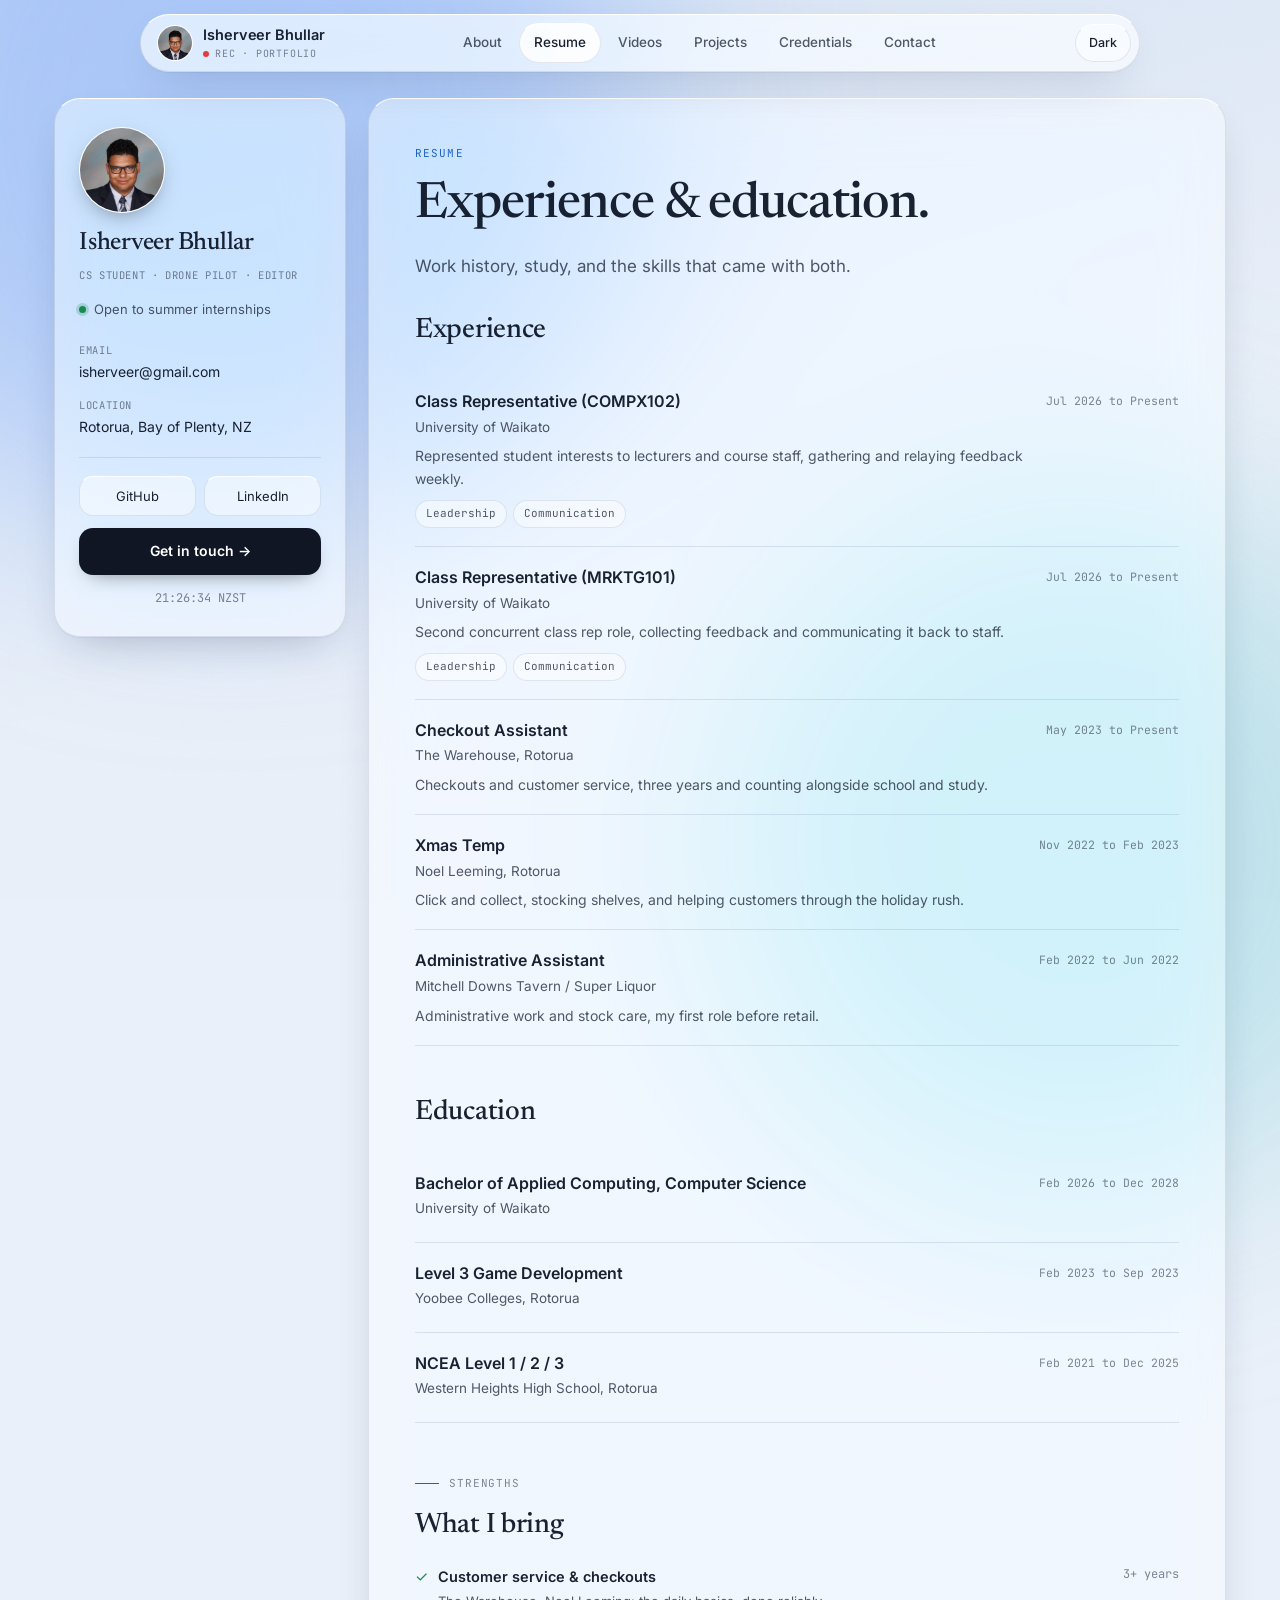
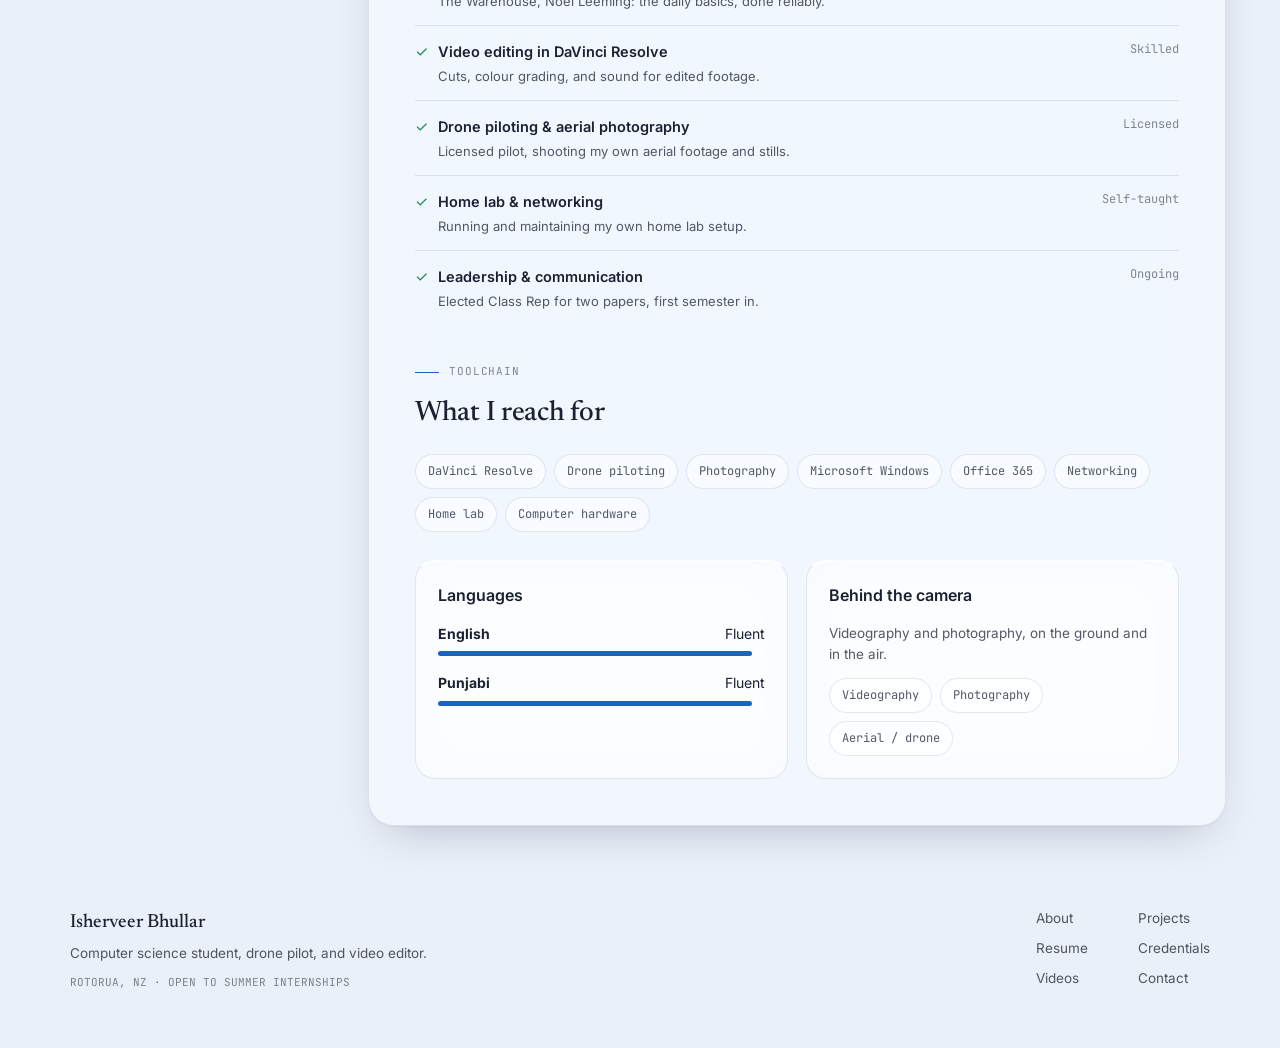
<file: resume.html>
<!DOCTYPE html>
<html lang="en">
<head>
<meta charset="UTF-8">
<meta name="viewport" content="width=device-width, initial-scale=1.0">
<title>Isherveer Bhullar | Resume</title>
<link rel="preconnect" href="https://fonts.googleapis.com">
<link rel="preconnect" href="https://fonts.gstatic.com" crossorigin>
<link href="https://fonts.googleapis.com/css2?family=Newsreader:opsz,wght@6..72,400;6..72,500&family=Inter:wght@400;500;600&family=JetBrains+Mono:wght@400;500&display=swap" rel="stylesheet">
<link rel="stylesheet" href="style.css?v=4">
<script>try{if(localStorage.getItem('theme')!=='dark')document.documentElement.classList.add('light');}catch(e){}</script>
</head>
<body>

<div class="blob blob1"></div>
<div class="blob blob2"></div>
<div class="blob blob3"></div>
<div class="blob blob4"></div>
<div class="grain"></div>

<div class="topbar glass">
  <div class="brand">
    <div class="ring"><img src="profile.jpg" alt="Isherveer Bhullar" onerror="this.style.display='none'; this.nextElementSibling.style.display='flex';"><b style="display:none;">IB</b></div>
    <div>
      <div class="name">Isherveer Bhullar</div>
      <div class="rec"><span class="dot"></span>REC · PORTFOLIO</div>
    </div>
  </div>
  <div class="nav-pill" id="tabs">
    <a class="nav-btn" href="index.html">About</a>
    <a class="nav-btn active" href="resume.html">Resume</a>
    <a class="nav-btn" href="videos.html">Videos</a>
    <a class="nav-btn" href="projects.html">Projects</a>
    <a class="nav-btn" href="credentials.html">Credentials</a>
    <a class="nav-btn" href="contact.html">Contact</a>
  </div>
  <button class="icon-btn" id="themeToggle" onclick="toggleTheme()" aria-label="Switch colour theme">Light</button>
</div>

<div class="layout">
  <!-- SIDEBAR -->
  <aside class="sidebar glass">
    <div class="avatar-wrap"><div class="avatar"><img src="profile.jpg" alt="Isherveer Bhullar" onerror="this.style.display='none'; this.nextElementSibling.style.display='flex';"><b style="display:none;">IB</b></div></div>
    <h1>Isherveer Bhullar</h1>
    <span class="role-chip">CS STUDENT · DRONE PILOT · EDITOR</span>
    <div class="status"><span class="dot"></span> Open to summer internships</div>

    <div class="info"><div class="info-label">Email</div><div class="info-value">isherveer@gmail.com</div></div>
    <div class="info"><div class="info-label">Location</div><div class="info-value">Rotorua, Bay of Plenty, NZ</div></div>

    <hr class="sep">
    <div class="socials">
      <a class="social-btn" href="https://github.com/codemastervy" target="_blank" rel="noopener">GitHub</a>
      <a class="social-btn" href="https://www.linkedin.com/in/isherveer-bhullar-572016202/" target="_blank" rel="noopener">LinkedIn</a>
    </div>
    <a class="cta" href="mailto:isherveer@gmail.com">Get in touch →</a>
    <div class="clock" id="clock">--:--:--</div>
  </aside>

  <!-- MAIN -->
  <main>

    <section class="panel active" id="resume">
      <div class="card glass">
        <span class="eyebrow">RESUME</span>
        <h2 class="headline">Experience & education.</h2>
        <p class="lede">Work history, study, and the skills that came with both.</p>

        <h3 class="sub">Experience</h3>
        <div class="t-item">
          <div class="t-top"><div><div class="t-role">Class Representative (COMPX102)</div><div class="t-org">University of Waikato</div></div><div class="t-date">Jul 2026 to Present</div></div>
          <div class="t-desc">Represented student interests to lecturers and course staff, gathering and relaying feedback weekly.</div>
          <div class="chip-row"><span class="chip">Leadership</span><span class="chip">Communication</span></div>
        </div>
        <div class="t-item">
          <div class="t-top"><div><div class="t-role">Class Representative (MRKTG101)</div><div class="t-org">University of Waikato</div></div><div class="t-date">Jul 2026 to Present</div></div>
          <div class="t-desc">Second concurrent class rep role, collecting feedback and communicating it back to staff.</div>
          <div class="chip-row"><span class="chip">Leadership</span><span class="chip">Communication</span></div>
        </div>
        <div class="t-item">
          <div class="t-top"><div><div class="t-role">Checkout Assistant</div><div class="t-org">The Warehouse, Rotorua</div></div><div class="t-date">May 2023 to Present</div></div>
          <div class="t-desc">Checkouts and customer service, three years and counting alongside school and study.</div>
        </div>
        <div class="t-item">
          <div class="t-top"><div><div class="t-role">Xmas Temp</div><div class="t-org">Noel Leeming, Rotorua</div></div><div class="t-date">Nov 2022 to Feb 2023</div></div>
          <div class="t-desc">Click and collect, stocking shelves, and helping customers through the holiday rush.</div>
        </div>
        <div class="t-item">
          <div class="t-top"><div><div class="t-role">Administrative Assistant</div><div class="t-org">Mitchell Downs Tavern / Super Liquor</div></div><div class="t-date">Feb 2022 to Jun 2022</div></div>
          <div class="t-desc">Administrative work and stock care, my first role before retail.</div>
        </div>

        <h3 class="sub" style="margin-top:44px;">Education</h3>
        <div class="t-item"><div class="t-top"><div><div class="t-role">Bachelor of Applied Computing, Computer Science</div><div class="t-org">University of Waikato</div></div><div class="t-date">Feb 2026 to Dec 2028</div></div></div>
        <div class="t-item"><div class="t-top"><div><div class="t-role">Level 3 Game Development</div><div class="t-org">Yoobee Colleges, Rotorua</div></div><div class="t-date">Feb 2023 to Sep 2023</div></div></div>
        <div class="t-item"><div class="t-top"><div><div class="t-role">NCEA Level 1 / 2 / 3</div><div class="t-org">Western Heights High School, Rotorua</div></div><div class="t-date">Feb 2021 to Dec 2025</div></div></div>

        <div class="section-tag"><span class="rule"></span> STRENGTHS</div>
        <h3 class="sub">What I bring</h3>
        <div class="check-list">
          <div class="check-item"><div class="check-left"><span class="check-mark">✓</span><div><div class="check-title">Customer service & checkouts</div><div class="check-sub">The Warehouse, Noel Leeming: the daily basics, done reliably.</div></div></div><div class="check-years">3+ years</div></div>
          <div class="check-item"><div class="check-left"><span class="check-mark">✓</span><div><div class="check-title">Video editing in DaVinci Resolve</div><div class="check-sub">Cuts, colour grading, and sound for edited footage.</div></div></div><div class="check-years">Skilled</div></div>
          <div class="check-item"><div class="check-left"><span class="check-mark">✓</span><div><div class="check-title">Drone piloting & aerial photography</div><div class="check-sub">Licensed pilot, shooting my own aerial footage and stills.</div></div></div><div class="check-years">Licensed</div></div>
          <div class="check-item"><div class="check-left"><span class="check-mark">✓</span><div><div class="check-title">Home lab & networking</div><div class="check-sub">Running and maintaining my own home lab setup.</div></div></div><div class="check-years">Self-taught</div></div>
          <div class="check-item"><div class="check-left"><span class="check-mark">✓</span><div><div class="check-title">Leadership & communication</div><div class="check-sub">Elected Class Rep for two papers, first semester in.</div></div></div><div class="check-years">Ongoing</div></div>
        </div>

        <div class="section-tag"><span class="rule"></span> TOOLCHAIN</div>
        <h3 class="sub">What I reach for</h3>
        <div class="tag-cloud" style="margin-bottom:28px;">
          <span>DaVinci Resolve</span><span>Drone piloting</span><span>Photography</span><span>Microsoft Windows</span><span>Office 365</span><span>Networking</span><span>Home lab</span><span>Computer hardware</span>
        </div>

        <div class="grid-2">
          <div class="box">
            <h4>Languages</h4>
            <div class="lang-row"><div class="lang-top"><b>English</b><span>Fluent</span></div><div class="bar-track"><div class="bar-fill" style="width:96%"></div></div></div>
            <div class="lang-row"><div class="lang-top"><b>Punjabi</b><span>Fluent</span></div><div class="bar-track"><div class="bar-fill" style="width:96%"></div></div></div>
          </div>
          <div class="box">
            <h4>Behind the camera</h4>
            <p style="font-size:13.5px; color:var(--ink-dim); line-height:1.6; margin-bottom:12px;">Videography and photography, on the ground and in the air.</p>
            <div class="tag-cloud"><span>Videography</span><span>Photography</span><span>Aerial / drone</span></div>
          </div>
        </div>
      </div>
    </section>

  </main>
</div>

<footer>
  <div>
    <div class="fname">Isherveer Bhullar</div>
    <div>Computer science student, drone pilot, and video editor.</div>
    <div class="fnote">ROTORUA, NZ · OPEN TO SUMMER INTERNSHIPS</div>
  </div>
  <div style="display:flex; gap:50px; flex-wrap:wrap;">
    <div style="display:flex; flex-direction:column; gap:8px;">
      <a href="index.html">About</a>
      <a href="resume.html">Resume</a>
      <a href="videos.html">Videos</a>
    </div>
    <div style="display:flex; flex-direction:column; gap:8px;">
      <a href="projects.html">Projects</a>
      <a href="credentials.html">Credentials</a>
      <a href="contact.html">Contact</a>
    </div>
  </div>
</footer>

<script src="script.js?v=3"></script>
</body>
</html>
</file>
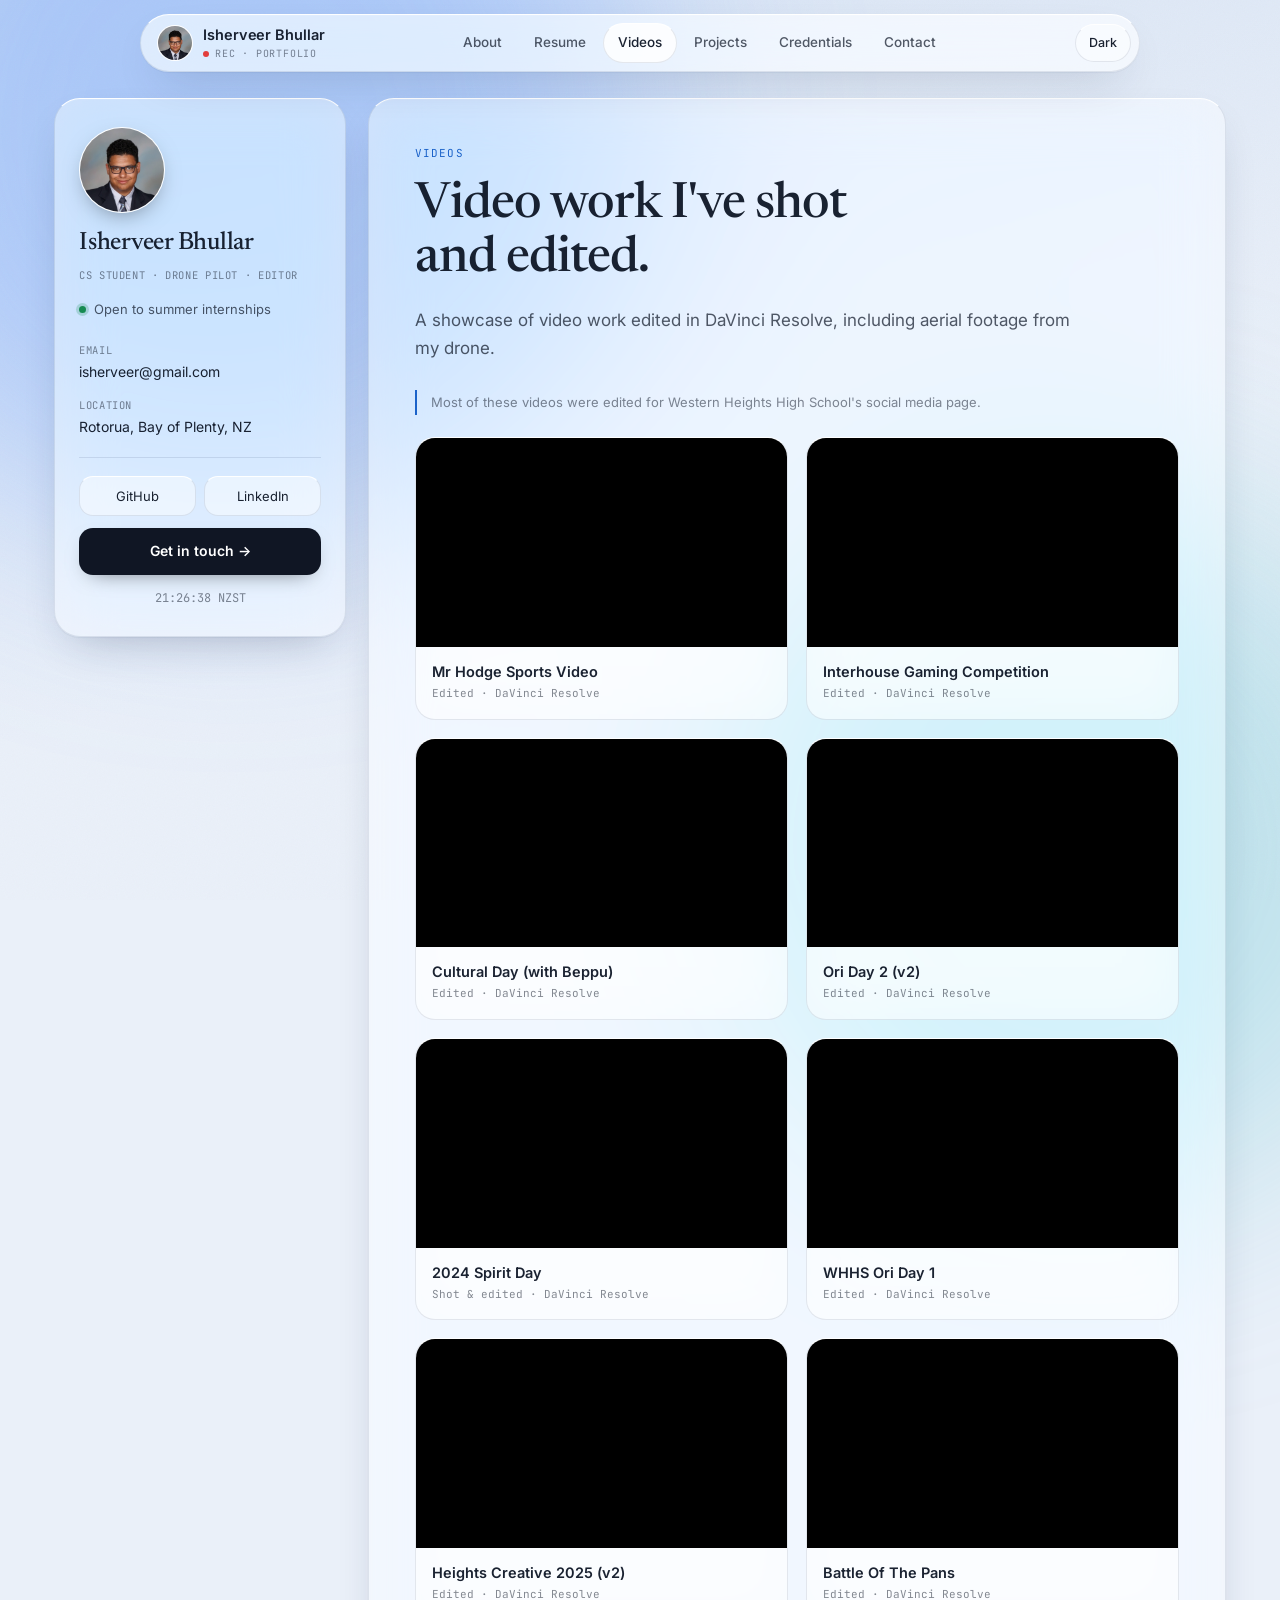
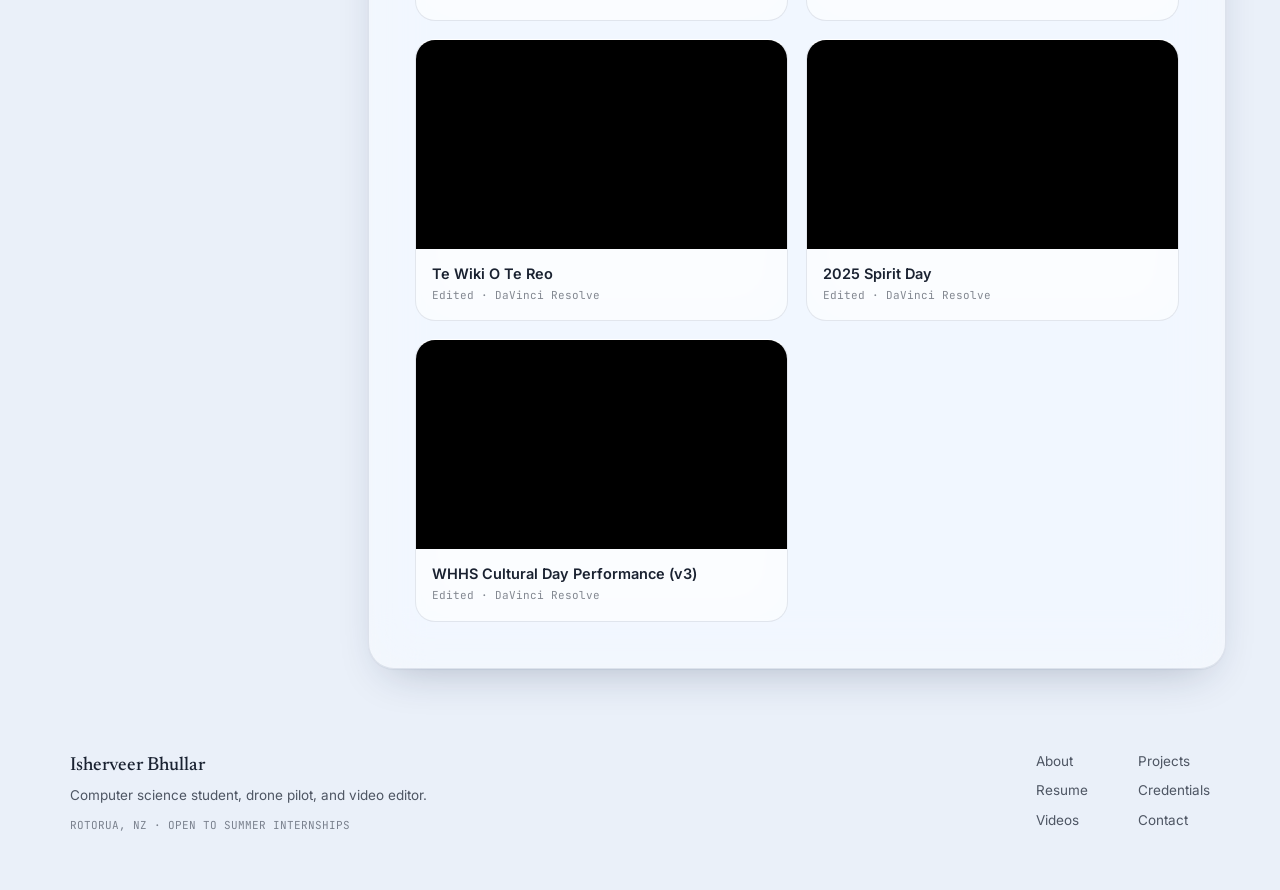
<file: videos.html>
<!DOCTYPE html>
<html lang="en">
<head>
<meta charset="UTF-8">
<meta name="viewport" content="width=device-width, initial-scale=1.0">
<title>Isherveer Bhullar | Videos</title>
<link rel="preconnect" href="https://fonts.googleapis.com">
<link rel="preconnect" href="https://fonts.gstatic.com" crossorigin>
<link href="https://fonts.googleapis.com/css2?family=Newsreader:opsz,wght@6..72,400;6..72,500&family=Inter:wght@400;500;600&family=JetBrains+Mono:wght@400;500&display=swap" rel="stylesheet">
<link rel="stylesheet" href="style.css?v=4">
<script>try{if(localStorage.getItem('theme')!=='dark')document.documentElement.classList.add('light');}catch(e){}</script>
</head>
<body>

<div class="blob blob1"></div>
<div class="blob blob2"></div>
<div class="blob blob3"></div>
<div class="blob blob4"></div>
<div class="grain"></div>

<div class="topbar glass">
  <div class="brand">
    <div class="ring"><img src="profile.jpg" alt="Isherveer Bhullar" onerror="this.style.display='none'; this.nextElementSibling.style.display='flex';"><b style="display:none;">IB</b></div>
    <div>
      <div class="name">Isherveer Bhullar</div>
      <div class="rec"><span class="dot"></span>REC · PORTFOLIO</div>
    </div>
  </div>
  <div class="nav-pill" id="tabs">
    <a class="nav-btn" href="index.html">About</a>
    <a class="nav-btn" href="resume.html">Resume</a>
    <a class="nav-btn active" href="videos.html">Videos</a>
    <a class="nav-btn" href="projects.html">Projects</a>
    <a class="nav-btn" href="credentials.html">Credentials</a>
    <a class="nav-btn" href="contact.html">Contact</a>
  </div>
  <button class="icon-btn" id="themeToggle" onclick="toggleTheme()" aria-label="Switch colour theme">Light</button>
</div>

<div class="layout">
  <!-- SIDEBAR -->
  <aside class="sidebar glass">
    <div class="avatar-wrap"><div class="avatar"><img src="profile.jpg" alt="Isherveer Bhullar" onerror="this.style.display='none'; this.nextElementSibling.style.display='flex';"><b style="display:none;">IB</b></div></div>
    <h1>Isherveer Bhullar</h1>
    <span class="role-chip">CS STUDENT · DRONE PILOT · EDITOR</span>
    <div class="status"><span class="dot"></span> Open to summer internships</div>

    <div class="info"><div class="info-label">Email</div><div class="info-value">isherveer@gmail.com</div></div>
    <div class="info"><div class="info-label">Location</div><div class="info-value">Rotorua, Bay of Plenty, NZ</div></div>

    <hr class="sep">
    <div class="socials">
      <a class="social-btn" href="https://github.com/codemastervy" target="_blank" rel="noopener">GitHub</a>
      <a class="social-btn" href="https://www.linkedin.com/in/isherveer-bhullar-572016202/" target="_blank" rel="noopener">LinkedIn</a>
    </div>
    <a class="cta" href="mailto:isherveer@gmail.com">Get in touch →</a>
    <div class="clock" id="clock">--:--:--</div>
  </aside>

  <!-- MAIN -->
  <main>

    <section class="panel active" id="videos">
      <div class="card glass">
        <span class="eyebrow">VIDEOS</span>
        <h2 class="headline">Video work I've shot<br>and edited.</h2>
        <p class="lede">A showcase of video work edited in DaVinci Resolve, including aerial footage from my drone.</p>
        <div class="video-note">Most of these videos were edited for Western Heights High School's social media page.</div>
        <div class="video-grid">
          <div class="v-card">
            <div class="v-embed"><iframe src="https://drive.google.com/file/d/1CqFLPRIFViOAjFqG1XEH747Y-wqvdzNe/preview" allow="autoplay; fullscreen" allowfullscreen></iframe></div>
            <div class="v-body"><div class="v-title">Mr Hodge Sports Video</div><div class="v-tool">Edited · DaVinci Resolve</div></div>
          </div>
          <div class="v-card">
            <div class="v-embed"><iframe src="https://drive.google.com/file/d/1RnRr5Dwz5xwCU9UcdI9dkIqqUaguKOnD/preview" allow="autoplay; fullscreen" allowfullscreen></iframe></div>
            <div class="v-body"><div class="v-title">Interhouse Gaming Competition</div><div class="v-tool">Edited · DaVinci Resolve</div></div>
          </div>
          <div class="v-card">
            <div class="v-embed"><iframe src="https://drive.google.com/file/d/1lJ2Y13Lf88zwf7dgt3Uk4Ab43bd3x23a/preview" allow="autoplay; fullscreen" allowfullscreen></iframe></div>
            <div class="v-body"><div class="v-title">Cultural Day (with Beppu)</div><div class="v-tool">Edited · DaVinci Resolve</div></div>
          </div>
          <div class="v-card">
            <div class="v-embed"><iframe src="https://drive.google.com/file/d/1aQN0mYBR1vd5sVYZGKFXckGzx58Z8UcY/preview" allow="autoplay; fullscreen" allowfullscreen></iframe></div>
            <div class="v-body"><div class="v-title">Ori Day 2 (v2)</div><div class="v-tool">Edited · DaVinci Resolve</div></div>
          </div>
          <div class="v-card">
            <div class="v-embed"><iframe src="https://drive.google.com/file/d/1WQuriHehqiLd8yHscv37yrT_dNWCtg9X/preview" allow="autoplay; fullscreen" allowfullscreen></iframe></div>
            <div class="v-body"><div class="v-title">2024 Spirit Day</div><div class="v-tool">Shot & edited · DaVinci Resolve</div></div>
          </div>
          <div class="v-card">
            <div class="v-embed"><iframe src="https://drive.google.com/file/d/1KSptBfLz0cE_-iu7ISlwVU9fVa-YvwqW/preview" allow="autoplay; fullscreen" allowfullscreen></iframe></div>
            <div class="v-body"><div class="v-title">WHHS Ori Day 1</div><div class="v-tool">Edited · DaVinci Resolve</div></div>
          </div>
          <div class="v-card">
            <div class="v-embed"><iframe src="https://drive.google.com/file/d/1e2LRwdVSXHwzomM4hdeTknyUqtFooLxX/preview" allow="autoplay; fullscreen" allowfullscreen></iframe></div>
            <div class="v-body"><div class="v-title">Heights Creative 2025 (v2)</div><div class="v-tool">Edited · DaVinci Resolve</div></div>
          </div>
          <div class="v-card">
            <div class="v-embed"><iframe src="https://drive.google.com/file/d/1y-py-PDHfMD8yGMbjJ-hqCkOu9go55ci/preview" allow="autoplay; fullscreen" allowfullscreen></iframe></div>
            <div class="v-body"><div class="v-title">Battle Of The Pans</div><div class="v-tool">Edited · DaVinci Resolve</div></div>
          </div>
          <div class="v-card">
            <div class="v-embed"><iframe src="https://drive.google.com/file/d/1i_DoiokrgVjx7VQbUiFoKHhHRow4ZZGG/preview" allow="autoplay; fullscreen" allowfullscreen></iframe></div>
            <div class="v-body"><div class="v-title">Te Wiki O Te Reo</div><div class="v-tool">Edited · DaVinci Resolve</div></div>
          </div>
          <div class="v-card">
            <div class="v-embed"><iframe src="https://drive.google.com/file/d/1WQZvkL_95AJ31MsRSFiRkn_XSRGkEa4x/preview" allow="autoplay; fullscreen" allowfullscreen></iframe></div>
            <div class="v-body"><div class="v-title">2025 Spirit Day</div><div class="v-tool">Edited · DaVinci Resolve</div></div>
          </div>
          <div class="v-card">
            <div class="v-embed"><iframe src="https://drive.google.com/file/d/1nnheIObH0a2Xh2bE5WBW7HGmFx50lrgg/preview" allow="autoplay; fullscreen" allowfullscreen></iframe></div>
            <div class="v-body"><div class="v-title">WHHS Cultural Day Performance (v3)</div><div class="v-tool">Edited · DaVinci Resolve</div></div>
          </div>
        </div>
      </div>
    </section>

  </main>
</div>

<footer>
  <div>
    <div class="fname">Isherveer Bhullar</div>
    <div>Computer science student, drone pilot, and video editor.</div>
    <div class="fnote">ROTORUA, NZ · OPEN TO SUMMER INTERNSHIPS</div>
  </div>
  <div style="display:flex; gap:50px; flex-wrap:wrap;">
    <div style="display:flex; flex-direction:column; gap:8px;">
      <a href="index.html">About</a>
      <a href="resume.html">Resume</a>
      <a href="videos.html">Videos</a>
    </div>
    <div style="display:flex; flex-direction:column; gap:8px;">
      <a href="projects.html">Projects</a>
      <a href="credentials.html">Credentials</a>
      <a href="contact.html">Contact</a>
    </div>
  </div>
</footer>

<script src="script.js?v=3"></script>
</body>
</html>
</file>
<file: style.css>
/* ------------------------------------------------------------------------
   Portfolio stylesheet: Liquid Glass.

   The material is used the way it works on a real device: translucent panels
   that blur and saturate whatever is behind them, with a bright top edge that
   gives them thickness. Three rules keep it from turning into decoration:

     1. One calm backdrop. Two soft light sources in the same colour family,
        not a rainbow, so the glass has something to sample without the page
        shouting.
     2. Glass is for surfaces (bar, sidebar, panels, controls). Text is always
        solid ink; nothing is gradient-filled.
     3. One accent colour.

   Dark is the :root default; a script in <head> adds html.light unless the
   visitor chose dark. Every class the pages and scripts/sync_projects.py use
   is defined here.
   ------------------------------------------------------------------------ */

:root{
  --bg-0:#060a12;
  --bg-1:#0b1220;
  --light-a:rgba(64,132,255,0.34);
  --light-b:rgba(34,170,190,0.22);

  --ink:rgba(255,255,255,0.95);
  --ink-dim:rgba(255,255,255,0.72);
  --ink-faint:rgba(255,255,255,0.50);

  --glass:rgba(255,255,255,0.060);
  --glass-strong:rgba(255,255,255,0.095);
  --glass-hover:rgba(255,255,255,0.14);
  --edge:rgba(255,255,255,0.12);
  --edge-top:rgba(255,255,255,0.30);
  --rule:rgba(255,255,255,0.10);

  --accent:#8cc4ff;
  --accent-soft:rgba(140,196,255,0.14);
  --green:#5fd69a;
  --rec:#ff5d5d;
  --solid:rgba(255,255,255,0.94);
  --on-solid:#0a0f1a;

  --radius:26px;
  --radius-sm:14px;
  --blur:28px;
  --shadow:0 1px 1px rgba(0,0,0,.30), 0 18px 46px -18px rgba(0,0,0,.62);

  /* Older names, still referenced by inline styles in the pages. */
  --glass-fill:var(--glass);
  --glass-fill-strong:var(--glass-strong);
  --glass-border:var(--edge);
  --accent2:var(--accent);
}
html.light{
  --bg-0:#d7e3f4;
  --bg-1:#eaf0f9;
  --light-a:rgba(90,150,255,0.36);
  --light-b:rgba(70,190,200,0.26);

  --ink:rgba(12,20,36,0.94);
  --ink-dim:rgba(12,20,36,0.70);
  --ink-faint:rgba(12,20,36,0.50);

  --glass:rgba(255,255,255,0.46);
  --glass-strong:rgba(255,255,255,0.64);
  --glass-hover:rgba(255,255,255,0.84);
  --edge:rgba(20,40,80,0.10);
  --edge-top:rgba(255,255,255,0.95);
  --rule:rgba(20,40,80,0.11);

  --accent:#1b62c9;
  --accent-soft:rgba(27,98,201,0.10);
  --green:#168a52;
  --rec:#e23d3d;
  --solid:#101624;
  --on-solid:#ffffff;

  --shadow:0 1px 1px rgba(20,35,70,.05), 0 18px 46px -20px rgba(20,35,70,.30);
}

*{box-sizing:border-box; margin:0; padding:0;}
html{-webkit-text-size-adjust:100%;}
html,body{min-height:100%;}
body{
  font-family:'Inter',system-ui,-apple-system,'Segoe UI',sans-serif;
  color:var(--ink); background:var(--bg-1);
  font-size:15px; line-height:1.6; overflow-x:hidden; position:relative;
  -webkit-font-smoothing:antialiased;
}
a{color:inherit;}
:focus-visible{outline:2px solid var(--accent); outline-offset:3px;}
.display{font-family:'Newsreader',Georgia,serif;}
.mono{font-family:'JetBrains Mono',ui-monospace,Menlo,monospace;}

/* ---------------------------------------------------------------- backdrop
   What the glass samples. Two lights, one colour family, drifting slowly so
   the refraction is alive; the other two legacy blob elements are unused. */
body::before{
  content:""; position:fixed; inset:0; z-index:0; pointer-events:none;
  background:linear-gradient(165deg, var(--bg-0), var(--bg-1) 60%);
}
.blob{position:fixed; border-radius:50%; filter:blur(110px); z-index:0; pointer-events:none;}
.blob1{width:64vw; height:64vw; max-width:900px; max-height:900px; background:var(--light-a); top:-22vw; left:-14vw; animation:drift-a 46s ease-in-out infinite alternate;}
.blob3{width:56vw; height:56vw; max-width:820px; max-height:820px; background:var(--light-b); bottom:-24vw; right:-12vw; animation:drift-b 58s ease-in-out infinite alternate;}
.blob2,.blob4{display:none;}
@keyframes drift-a{from{transform:translate3d(0,0,0);} to{transform:translate3d(7vw,5vw,0);}}
@keyframes drift-b{from{transform:translate3d(0,0,0);} to{transform:translate3d(-6vw,-4vw,0);}}
.grain{position:fixed; inset:0; z-index:1; pointer-events:none; opacity:.03;
  background-image:url("data:image/svg+xml,%3Csvg xmlns='http://www.w3.org/2000/svg' width='120' height='120'%3E%3Cfilter id='n'%3E%3CfeTurbulence type='fractalNoise' baseFrequency='0.9' numOctaves='2' stitchTiles='stitch'/%3E%3C/filter%3E%3Crect width='100%25' height='100%25' filter='url(%23n)'/%3E%3C/svg%3E");}
@media (prefers-reduced-motion:reduce){ .blob{animation:none;} }

/* ---------------------------------------------------------------- glass */

.glass, .box, .v-card, .project-card, .contact-card{
  background:var(--glass);
  -webkit-backdrop-filter:blur(var(--blur)) saturate(170%);
  backdrop-filter:blur(var(--blur)) saturate(170%);
  border:1px solid var(--edge);
  border-top-color:var(--edge-top);          /* the bright edge is what reads as thickness */
  border-radius:var(--radius);
  box-shadow:var(--shadow), inset 0 1px 0 rgba(255,255,255,.08);
}
/* Without backdrop-filter, translucency is just low contrast: go opaque. */
@supports not ((backdrop-filter:blur(1px)) or (-webkit-backdrop-filter:blur(1px))){
  :root{ --glass:rgba(20,28,46,0.92); --glass-strong:rgba(28,38,60,0.95); --glass-hover:rgba(38,50,78,0.97); }
  html.light{ --glass:rgba(255,255,255,0.92); --glass-strong:rgba(255,255,255,0.96); --glass-hover:#fff; }
}

/* ---------------------------------------------------------------- top bar */

.topbar{
  position:sticky; top:14px; z-index:50; margin:14px auto 0; max-width:1000px; width:calc(100% - 32px);
  display:flex; align-items:center; justify-content:space-between; gap:14px; flex-wrap:wrap;
  padding:8px 8px 8px 16px; border-radius:999px;
  background:var(--glass-strong);
}
.brand{display:flex; align-items:center; gap:10px;}
.brand .ring{width:36px; height:36px; border-radius:50%; overflow:hidden; display:flex; align-items:center; justify-content:center; background:var(--glass-strong); border:1px solid var(--edge-top);}
.brand .ring b{width:100%; height:100%; display:flex; align-items:center; justify-content:center; font-size:12px; font-weight:600; color:var(--ink);}
.brand .ring img{width:100%; height:100%; object-fit:cover; display:block;}
.brand .name{font-weight:600; font-size:14.5px; letter-spacing:-0.005em;}
.rec{display:flex; align-items:center; gap:6px; font-family:'JetBrains Mono',monospace; font-size:10px; letter-spacing:.08em; color:var(--ink-faint);}
.rec .dot{width:6px; height:6px; border-radius:50%; background:var(--rec); animation:pulse 1.8s ease-in-out infinite;}
@keyframes pulse{0%,100%{opacity:1;} 50%{opacity:.3;}}
@media (prefers-reduced-motion:reduce){ .rec .dot{animation:none;} }

.nav-pill{display:flex; gap:2px; min-width:0; max-width:100%; overflow-x:auto; -webkit-overflow-scrolling:touch; scrollbar-width:none;}
.nav-pill::-webkit-scrollbar{display:none;}
.nav-btn{
  color:var(--ink-dim); padding:8px 14px; border-radius:999px; font-size:13.5px; font-weight:500;
  text-decoration:none; white-space:nowrap; flex:0 0 auto; border:1px solid transparent;
}
.nav-btn:hover{color:var(--ink); background:var(--glass);}
.nav-btn.active{color:var(--ink); background:var(--glass-hover); border-color:var(--edge); border-top-color:var(--edge-top); box-shadow:inset 0 1px 0 rgba(255,255,255,.10);}

.icon-btn{
  min-width:38px; height:38px; padding:0 13px; border-radius:999px;
  border:1px solid var(--edge); border-top-color:var(--edge-top); background:var(--glass);
  color:var(--ink); display:flex; align-items:center; justify-content:center; cursor:pointer;
  font:500 12.5px/1 'Inter',sans-serif; flex:0 0 auto;
}
.icon-btn:hover{background:var(--glass-hover);}

@media (max-width:640px){
  .topbar{top:10px; margin-top:10px; width:calc(100% - 20px); padding:6px 6px 6px 12px; gap:8px; border-radius:24px;}
  .rec{display:none;}
  .nav-btn{padding:7px 10px; font-size:12.5px;}
}

/* ---------------------------------------------------------------- layout */

.layout{
  position:relative; z-index:5;
  display:grid; grid-template-columns:292px minmax(0,1fr); gap:22px;
  max-width:1220px; margin:0 auto; padding:26px 24px 72px; align-items:start;
}
@media (max-width:900px){ .layout{grid-template-columns:1fr; padding:18px 14px 56px;} }

.sidebar{position:sticky; top:92px; padding:28px 24px;}
@media (max-width:900px){ .sidebar{position:static;} }

.avatar-wrap{margin-bottom:16px;}
.avatar{width:86px; height:86px; border-radius:50%; overflow:hidden; background:var(--glass-strong); border:1px solid var(--edge-top); box-shadow:0 8px 24px -10px rgba(0,0,0,.5);}
.avatar b{width:100%; height:100%; display:flex; align-items:center; justify-content:center; font-weight:600; font-size:24px; color:var(--ink);}
.avatar img{width:100%; height:100%; object-fit:cover; display:block;}
.sidebar h1{font-family:'Newsreader',Georgia,serif; font-size:25px; font-weight:500; letter-spacing:-0.01em; line-height:1.2;}
.role-chip{display:block; margin:8px 0 16px; font-family:'JetBrains Mono',monospace; font-size:10.5px; letter-spacing:.06em; color:var(--ink-faint); line-height:1.6;}
.status{display:flex; align-items:center; gap:8px; font-size:13px; color:var(--ink-dim); margin-bottom:22px;}
.status .dot{width:7px; height:7px; border-radius:50%; background:var(--green); flex:none; box-shadow:0 0 0 3px color-mix(in srgb, var(--green) 22%, transparent);}

.info{margin-bottom:14px;}
.info-label{font-family:'JetBrains Mono',monospace; font-size:10.5px; letter-spacing:.06em; text-transform:uppercase; color:var(--ink-faint); margin-bottom:2px;}
.info-value{font-size:14px; overflow-wrap:anywhere;}
hr.sep{border:none; border-top:1px solid var(--rule); margin:18px 0;}

.socials{display:flex; gap:8px; margin-bottom:12px;}
.social-btn{
  flex:1; text-align:center; padding:9px 0; border-radius:var(--radius-sm); font-size:13px; text-decoration:none; color:var(--ink);
  background:var(--glass); border:1px solid var(--edge); border-top-color:var(--edge-top);
}
.social-btn:hover{background:var(--glass-hover);}
.cta,.btn-p{
  display:inline-block; background:var(--solid); color:var(--on-solid); padding:12px 20px; border-radius:var(--radius-sm);
  font-weight:600; font-size:14px; text-decoration:none; box-shadow:0 8px 22px -12px rgba(0,0,0,.6);
}
.cta{display:block; text-align:center;}
.cta:hover,.btn-p:hover{filter:brightness(1.08);}
html.light .cta:hover, html.light .btn-p:hover{filter:brightness(1.35);}
.btn-s{
  display:inline-block; padding:12px 20px; border-radius:var(--radius-sm); font-weight:600; font-size:14px; text-decoration:none; color:var(--ink);
  background:var(--glass); border:1px solid var(--edge); border-top-color:var(--edge-top);
  -webkit-backdrop-filter:blur(14px) saturate(160%); backdrop-filter:blur(14px) saturate(160%);
}
.btn-s:hover{background:var(--glass-hover);}
.clock{font-family:'JetBrains Mono',monospace; font-size:12px; color:var(--ink-faint); margin-top:14px; text-align:center; font-variant-numeric:tabular-nums;}

/* ---------------------------------------------------------------- main */

.panel{display:none;}
.panel.active{display:block; animation:rise .3s ease;}
@keyframes rise{from{opacity:0; transform:translateY(8px);} to{opacity:1; transform:none;}}
@media (prefers-reduced-motion:reduce){ .panel.active{animation:none;} }
.card{padding:46px;}
@media (max-width:600px){ .card{padding:24px 20px;} }

.eyebrow{display:block; font-family:'JetBrains Mono',monospace; font-size:11px; letter-spacing:.1em; text-transform:uppercase; color:var(--accent); margin-bottom:16px;}
h2.headline{font-family:'Newsreader',Georgia,serif; font-size:50px; line-height:1.08; font-weight:500; letter-spacing:-0.02em; margin-bottom:20px; text-wrap:balance;}
@media (max-width:600px){ h2.headline{font-size:34px;} }
.lede{font-size:17px; line-height:1.65; color:var(--ink-dim); max-width:62ch; margin-bottom:28px;}
.btn-row{display:flex; gap:10px; flex-wrap:wrap; margin-bottom:38px;}

.stat-grid{display:grid; grid-template-columns:repeat(4,1fr); gap:12px;}
@media (max-width:800px){ .stat-grid{grid-template-columns:repeat(2,1fr);} }
@media (max-width:460px){ .stat-grid{grid-template-columns:1fr;} }
.stat{padding:18px; border-radius:20px; box-shadow:inset 0 1px 0 rgba(255,255,255,.08); background:var(--glass);}
.stat .num{font-family:'Newsreader',Georgia,serif; font-size:28px; font-weight:500; letter-spacing:-0.01em; line-height:1.15; color:var(--ink);}
.stat .label{font-family:'JetBrains Mono',monospace; font-size:10.5px; letter-spacing:.05em; text-transform:uppercase; color:var(--ink-faint); margin:6px 0 8px;}
.stat .desc{font-size:13.5px; color:var(--ink-dim); line-height:1.5;}

.section-tag{display:flex; align-items:center; gap:10px; font-family:'JetBrains Mono',monospace; font-size:11px; letter-spacing:.08em; text-transform:uppercase; color:var(--ink-faint); margin:52px 0 10px;}
.section-tag .rule{width:24px; height:1px; background:var(--accent);}
h3.sub{font-family:'Newsreader',Georgia,serif; font-size:28px; font-weight:500; letter-spacing:-0.01em; margin-bottom:18px;}
.two-col{display:grid; grid-template-columns:1fr 1fr; gap:32px;}
@media (max-width:700px){ .two-col{grid-template-columns:1fr; gap:18px;} }
.two-col p{font-size:15px; line-height:1.75; color:var(--ink-dim);}

/* ---------------------------------------------------------------- resume */

.t-item{border-bottom:1px solid var(--rule); padding:18px 0;}
.t-item:last-child{border-bottom:none;}
.t-top{display:flex; justify-content:space-between; gap:12px; flex-wrap:wrap; margin-bottom:4px;}
.t-role{font-weight:600; font-size:16px;}
.t-org{color:var(--ink-dim); font-size:13.5px; margin-top:2px;}
.t-date{font-family:'JetBrains Mono',monospace; font-size:11.5px; color:var(--ink-faint); white-space:nowrap; height:fit-content; padding-top:3px;}
.t-desc{font-size:14px; color:var(--ink-dim); line-height:1.65; margin-top:6px; max-width:68ch;}
.chip-row{display:flex; gap:6px; flex-wrap:wrap; margin-top:10px;}
.chip{font-family:'JetBrains Mono',monospace; font-size:11px; padding:4px 10px; border-radius:999px; background:var(--glass); border:1px solid var(--edge); color:var(--ink-dim); text-decoration:none;}
a.chip:hover{background:var(--glass-hover); color:var(--ink);}

.check-list{display:flex; flex-direction:column; gap:14px;}
.check-item{display:flex; justify-content:space-between; flex-wrap:wrap; gap:6px 14px; padding-bottom:14px; border-bottom:1px solid var(--rule);}
.check-item:last-child{border:none; padding-bottom:0;}
.check-left{display:flex; gap:10px;}
.check-mark{color:var(--green); font-size:15px;}
.check-title{font-weight:600; font-size:14.5px;}
.check-sub{font-size:13px; color:var(--ink-dim); margin-top:2px;}
.check-years{font-family:'JetBrains Mono',monospace; font-size:12px; color:var(--ink-faint); white-space:nowrap;}

.tag-cloud{display:flex; flex-wrap:wrap; gap:8px;}
.tag-cloud span{font-family:'JetBrains Mono',monospace; font-size:12px; padding:7px 12px; border-radius:999px; background:var(--glass); border:1px solid var(--edge); color:var(--ink-dim);}

.lang-row{margin-bottom:16px;}
.lang-top{display:flex; justify-content:space-between; font-size:14px; margin-bottom:6px;}
.bar-track{height:5px; border-radius:99px; background:var(--glass-strong);}
.bar-fill{height:100%; border-radius:99px; background:var(--accent);}

.grid-2{display:grid; grid-template-columns:1fr 1fr; gap:18px;}
@media (max-width:700px){ .grid-2{grid-template-columns:1fr;} }
.box{border-radius:20px; padding:22px; box-shadow:inset 0 1px 0 rgba(255,255,255,.08);}
.box h4{font-size:16px; font-weight:600; margin-bottom:14px;}

/* ---------------------------------------------------------------- videos */

.video-note{font-size:13px; color:var(--ink-faint); margin-bottom:22px; border-left:2px solid var(--accent); padding:2px 0 2px 14px;}
.video-grid{display:grid; grid-template-columns:repeat(2,1fr); gap:18px;}
@media (max-width:700px){ .video-grid{grid-template-columns:1fr;} }
.v-card{border-radius:20px; overflow:hidden; box-shadow:inset 0 1px 0 rgba(255,255,255,.08);}
.v-embed{position:relative; width:100%; aspect-ratio:16/9; background:#000;}
.v-embed iframe{position:absolute; inset:0; width:100%; height:100%; border:0;}
.v-body{padding:13px 16px 16px;}
.v-title{font-weight:600; font-size:14.5px; margin-bottom:2px;}
.v-tool{font-family:'JetBrains Mono',monospace; font-size:11px; color:var(--ink-faint);}

/* ---------------------------------------------------------------- projects */

.filter-row{display:flex; gap:6px; flex-wrap:wrap; margin-bottom:26px;}
.filter-btn{
  padding:7px 14px; border-radius:999px; font-size:13px; cursor:pointer; font-family:inherit; color:var(--ink-dim);
  background:var(--glass); border:1px solid var(--edge); border-top-color:var(--edge-top);
}
.filter-btn:hover{color:var(--ink); background:var(--glass-hover);}
.filter-btn.active{background:var(--solid); border-color:transparent; color:var(--on-solid); font-weight:600;}
.filter-count{margin-left:6px; opacity:.7; font-variant-numeric:tabular-nums;}
.project-grid{display:grid; grid-template-columns:1fr 1fr; gap:18px;}
@media (max-width:700px){ .project-grid{grid-template-columns:1fr;} }
.project-card{border-radius:22px; padding:14px 14px 20px; box-shadow:inset 0 1px 0 rgba(255,255,255,.08);}
.project-card > :not(.project-thumb){margin-left:8px; margin-right:8px;}
/* A thumb holds a real screenshot where there is one. Projects with nothing
   to photograph (a runbook, a workflow, a role) get a plain frosted tile. */
.project-thumb{
  aspect-ratio:16/9; border-radius:13px; margin-bottom:16px; overflow:hidden;
  background:var(--glass-strong); border:1px solid var(--edge);
}
.project-thumb img{width:100%; height:100%; object-fit:cover; object-position:top center; display:block;}
/* An app icon is square artwork: contain it instead of cropping a band out of it. */
.project-thumb--icon img{object-fit:contain; object-position:center; padding:14px;}
/* A phone screenshot: show the top of the screen, centred, on the frosted tile. */
.project-thumb--tall img{object-fit:contain; object-position:top center; height:230%; }
.project-thumb:empty{aspect-ratio:auto; height:10px; border-radius:99px; width:44px; margin:6px 0 18px 8px; background:var(--accent-soft); border-color:transparent;}
/* Filtering sets the hidden attribute; these are grid items, so be explicit. */
.project-card[hidden]{display:none;}
.filter-btn[hidden]{display:none;}
.project-card h4{font-size:17px; font-weight:600; margin-bottom:2px; letter-spacing:-0.005em;}
.project-date{font-family:'JetBrains Mono',monospace; font-size:11px; color:var(--ink-faint); margin-bottom:10px;}
.project-card p{font-size:14px; color:var(--ink-dim); line-height:1.6; margin-bottom:12px;}
.repo-link{font-family:'JetBrains Mono',monospace; font-size:12px; color:var(--accent); text-decoration:none; display:inline-block; margin-top:12px;}
.repo-link:hover{text-decoration:underline; text-underline-offset:3px;}

/* ---------------------------------------------------------------- credentials */

.cred-item{display:flex; justify-content:space-between; flex-wrap:wrap; gap:8px 14px; padding:16px 0; border-bottom:1px solid var(--rule);}
.cred-item:last-child{border:none;}
.cred-title{font-weight:600; font-size:15px;}
.cred-org{font-size:13px; color:var(--ink-dim); margin-top:2px;}
.cred-date{font-family:'JetBrains Mono',monospace; font-size:11.5px; color:var(--ink-faint); white-space:nowrap;}

/* ---------------------------------------------------------------- contact */

.contact-cards{display:grid; grid-template-columns:1fr 1fr; gap:12px;}
@media (max-width:600px){ .contact-cards{grid-template-columns:1fr;} }
.contact-card{border-radius:18px; padding:16px 18px; box-shadow:inset 0 1px 0 rgba(255,255,255,.08);}
.contact-card .main{font-weight:600; font-size:15px; overflow-wrap:anywhere;}
.contact-card .sub{font-size:12.5px; color:var(--ink-faint); margin-top:3px;}

/* ---------------------------------------------------------------- footer */

footer{
  position:relative; z-index:5; max-width:1220px; margin:0 auto; padding:10px 40px 56px;
  display:flex; justify-content:space-between; flex-wrap:wrap; gap:20px; color:var(--ink-dim); font-size:13.5px;
}
footer .fname{color:var(--ink); font-family:'Newsreader',Georgia,serif; font-weight:500; font-size:19px; margin-bottom:4px;}
footer .fnote{font-family:'JetBrains Mono',monospace; font-size:11px; color:var(--ink-faint); margin-top:10px;}
footer a{color:var(--ink-dim); text-decoration:none;}
footer a:hover{color:var(--ink); text-decoration:underline; text-underline-offset:3px;}
@media (max-width:900px){ footer{padding:10px 20px 48px;} }

@media (prefers-reduced-motion:no-preference){
  .nav-btn,.cta,.btn-p,.btn-s,.filter-btn,.icon-btn,.social-btn,.chip{transition:background-color .15s, border-color .15s, color .15s, filter .15s;}
}
</file>
